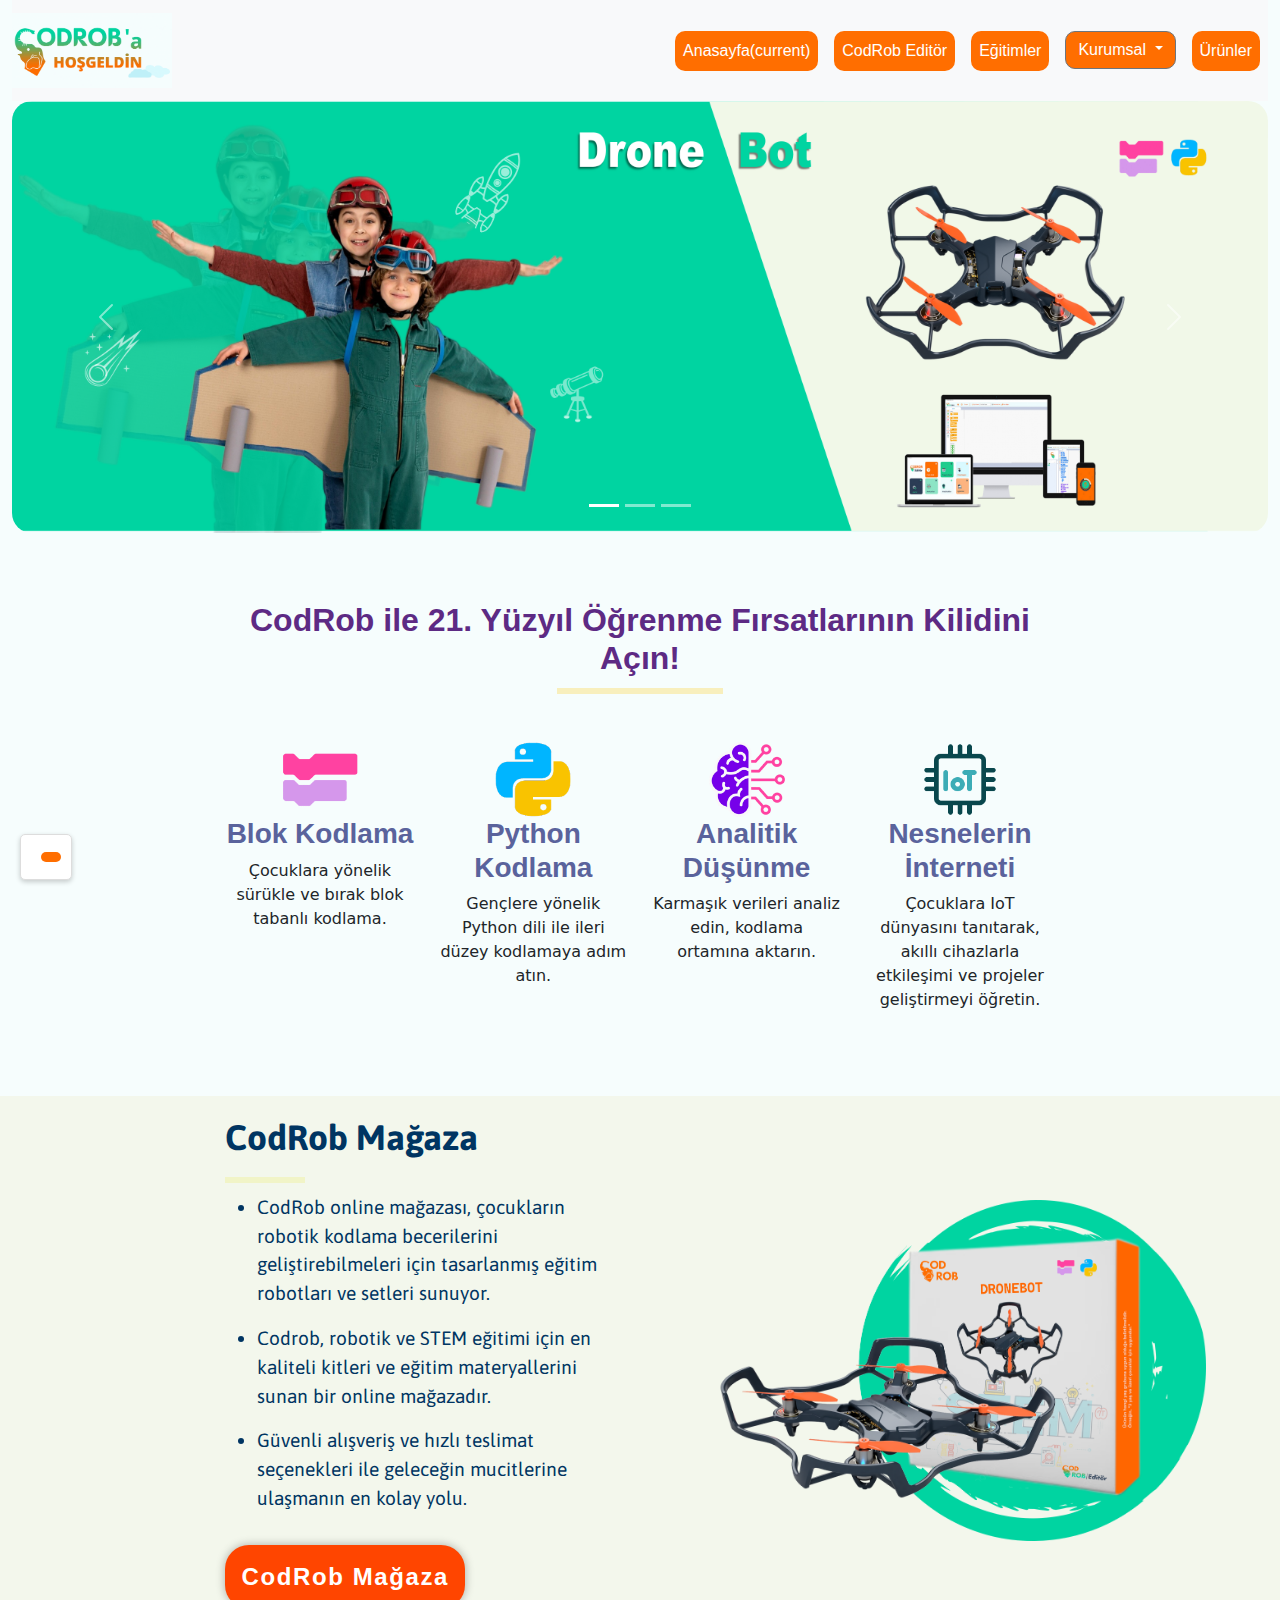
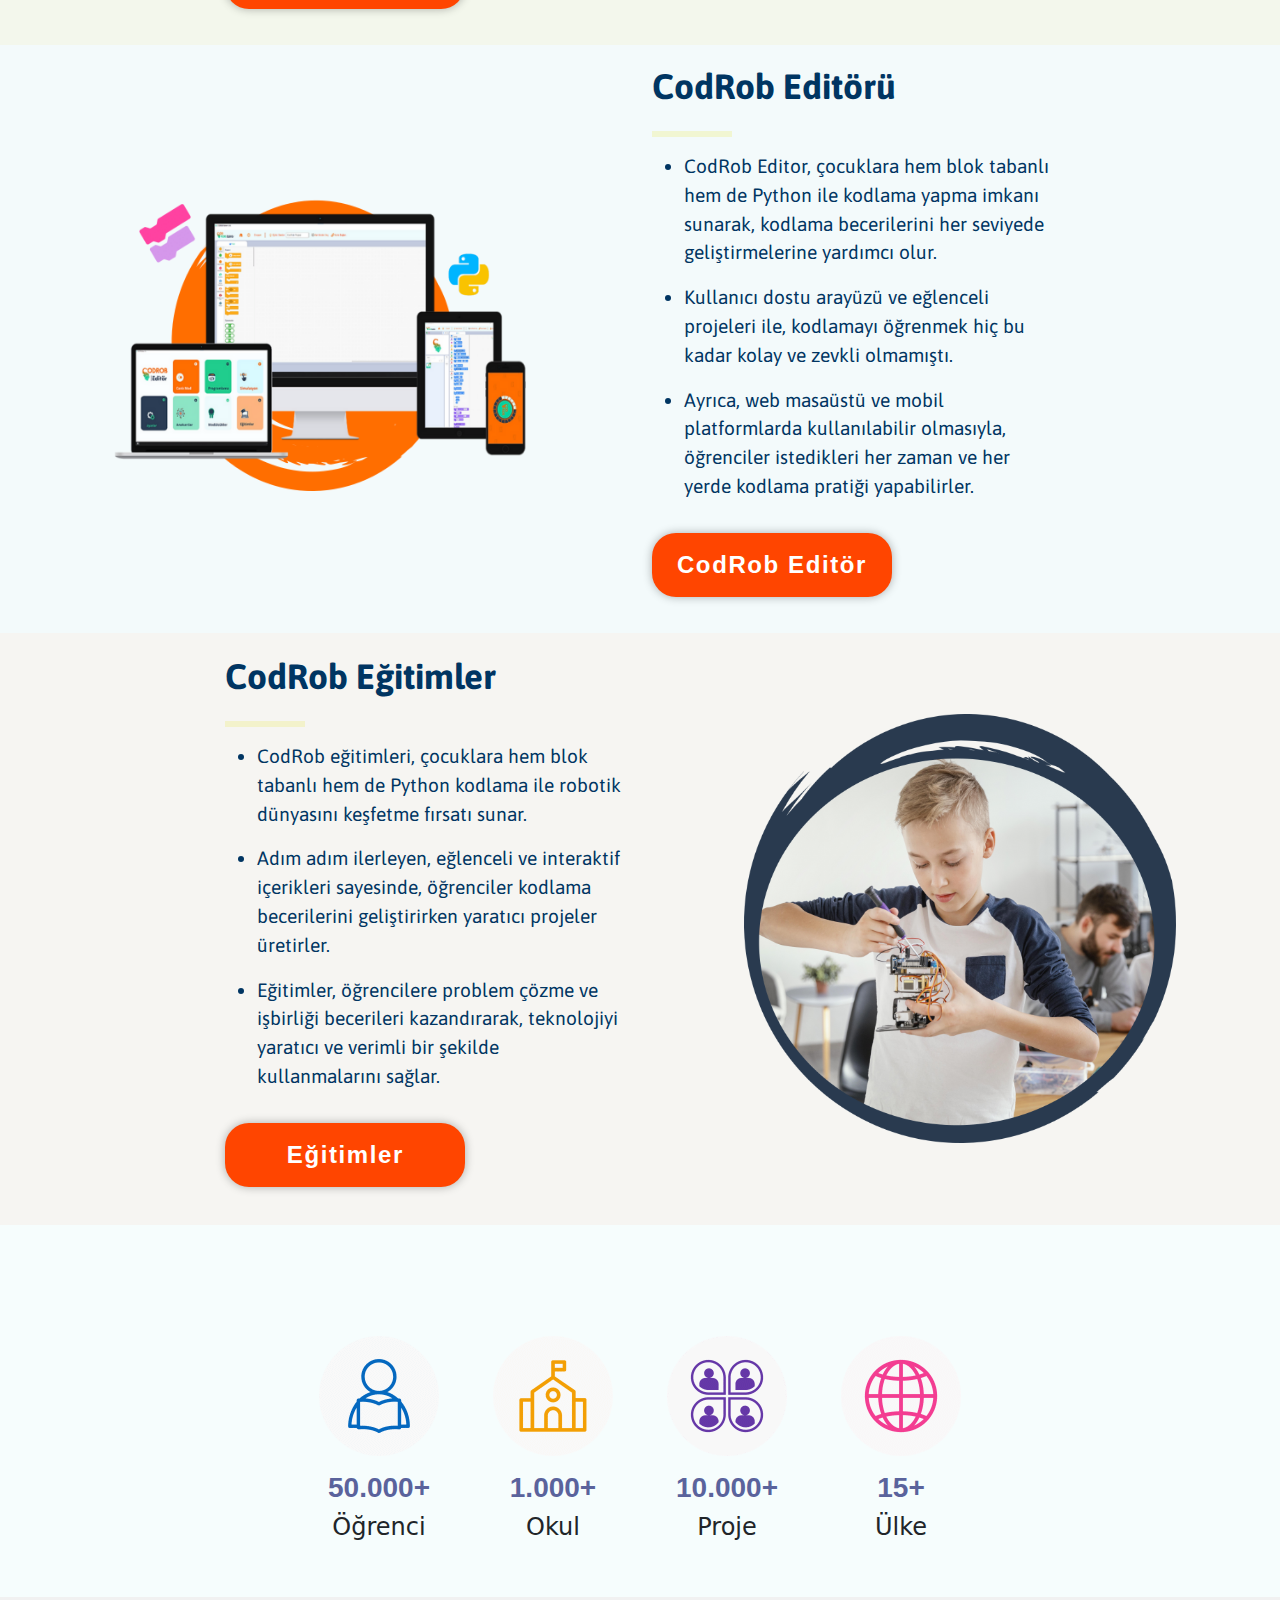
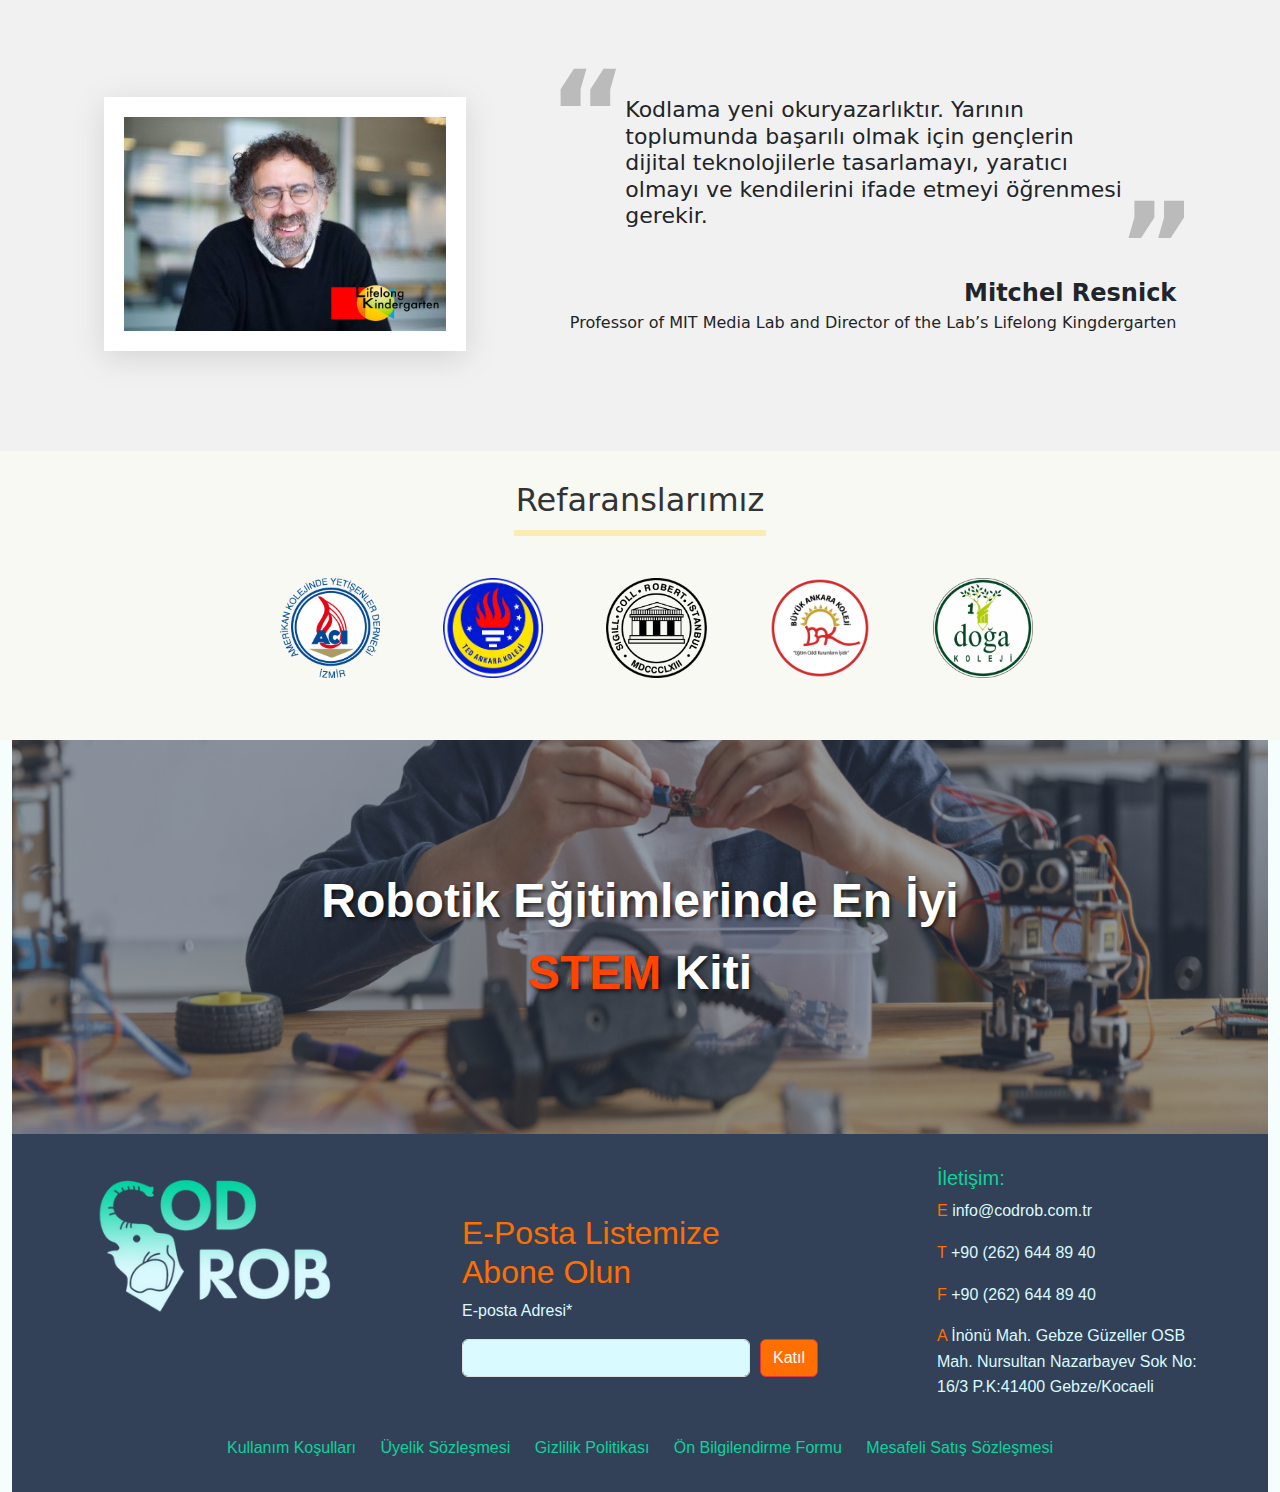
<file: index.html>
<!DOCTYPE html>
<html lang="en">
<head>
    <meta charset="UTF-8">
    <meta name="description" content="Codrob ile çocuklar için eğlenceli ve öğretici kodlama deneyimi yaşayın.">
    <title>CodRob İle Robotik Kodlama</title>
    <script src="js/scrollreveal.js"></script>
    <link rel="icon" href="image/icon.ico" type="image/x-icon" />
    <link rel="stylesheet" href="css/style.css">
    <link rel="stylesheet" href="css/bootstrap.min.css">
    <link rel="stylesheet" href="https://cdnjs.cloudflare.com/ajax/libs/font-awesome/6.4.2/css/all.min.css" integrity="sha512-z3gLpd7yknf1YoNbCzqRKc4qyor8gaKU1qmn+CShxbuBusANI9QpRohGBreCFkKxLhei6S9CQXFEbbKuqLg0DA==" crossorigin="anonymous" referrerpolicy="no-referrer" />
   
  <body>
    <div class="container-fluid" style="background-color: #f6fdfd">
      <nav class="navbar navbar-expand-lg navbar-light bg-light">
        <a class="navbar-brand" href="#">
            <img src="image/codroblogo.gif" class="logoBanner" alt="codrob-logo">
        </a>
        <button class="navbar-toggler" type="button" data-toggle="collapse" data-target="#navbarNav" aria-controls="navbarNav" aria-expanded="false" aria-label="Toggle navigation">
            <span class="navbar-toggler-icon"></span>
        </button>
        <div class="collapse navbar-collapse justify-content-end" id="navbarNav">
            <ul class="navbar-nav">
                <li class="nav-item m-2">
                    <button class="btn nav-link" onclick="location.href='index.html'"  style="color: white;">
                        <i class="fa-solid fa-house"></i> Anasayfa<span class="sr-only">(current)</span>
                    </button>
                </li>
                <li class="nav-item m-2">
                    <button class="btn nav-link" onclick="location.href='https://editor.codrob.com.tr/Frontpage/index.html'" style="color: white;">
                        <i class="fa-solid fa-book"></i> CodRob Editör
                    </button>
                </li>
                <li class="nav-item m-2">
                    <button class="btn nav-link" onclick="location.href='#'" style="color: white;">
                        <i class="fa-solid fa-book"></i> Eğitimler
                    </button>
                </li>
                <li class="nav-item dropdown m-2">
                  <div class="dropdown">
                    <a class="btn btn-secondary dropdown-toggle" href="#" role="button" data-bs-toggle="dropdown" aria-expanded="false">
                      <i class="fa-solid fa-phone-volume"></i> Kurumsal
                    </a>
                  
                    <ul class="dropdown-menu">
                      <li> <a class="dropdown-item" href="about.html">Hakkımızda</a></li>
                      <li><a class="dropdown-item" href="">Politikalar</a></li>
                      <li> <a class="dropdown-item" href="">Sözleşmeler</a></li>
                      <li><a class="dropdown-item" href="">SSS</a></li>
                      <li><a class="dropdown-item" href="">Codrob Kariyer</a></li>
                      <li><a class="dropdown-item" href="contact.html">İletişim</a></li>
                    </ul>
                  </div>
                  
                </li>
                <li class="nav-item m-2">
                    <button class="btn nav-link" onclick="location.href='shop.html'" style="color: white;">
                        <i class="fa-solid fa-cart-shopping"></i> Ürünler
                    </button>
                </li>
            </ul>
        </div>
    </nav>


        <!-- Banner -->
        <div id="carouselExampleIndicators" class="carousel slide">
          <div class="carousel-indicators">
            <button type="button" data-bs-target="#carouselExampleIndicators" data-bs-slide-to="0" class="active" aria-current="true" aria-label="Slide 1"></button>
            <button type="button" data-bs-target="#carouselExampleIndicators" data-bs-slide-to="1" aria-label="Slide 2"></button>
            <button type="button" data-bs-target="#carouselExampleIndicators" data-bs-slide-to="2" aria-label="Slide 3"></button>
          </div>
          <div class="carousel-inner">
            <div class="carousel-item active">
              <img src="image/bg1.png" class="d-block w-100" alt="...">
            </div>
            <div class="carousel-item">
              <img src="image/bg2.png" class="d-block w-100" alt="...">
            </div>
            <div class="carousel-item">
              <img src="image/bg3.png" class="d-block w-100" alt="...">
            </div>
          </div>
          <button class="carousel-control-prev" type="button" data-bs-target="#carouselExampleIndicators" data-bs-slide="prev">
            <span class="carousel-control-prev-icon" aria-hidden="true"></span>
            <span class="visually-hidden">Previous</span>
          </button>
          <button class="carousel-control-next" type="button" data-bs-target="#carouselExampleIndicators" data-bs-slide="next">
            <span class="carousel-control-next-icon" aria-hidden="true"></span>
            <span class="visually-hidden">Next</span>
          </button>
        </div>
        

        <!-- İconlar Kolon -->  
        <div class="row" style="display: flex; justify-content: center; padding-top: 20px; padding-bottom: 20px;">
          <div class="col-md-8 col-sm-8" style="margin: 3rem;">
              <h2 class="kolonh2">CodRob ile 21. Yüzyıl Öğrenme Fırsatlarının Kilidini Açın!</h2>
              <hr style="border: 3px solid #FFC700; width: 20%; margin: 10px auto;">

              <div class="row" style="display: flex; justify-content: space-around; margin-top: 3rem;">
                  <div class="col-md-3 col-sm-3" style="text-align: center;">
                      <img src="image/blockly.png" alt="Blockly" style="width:40%;">
                      <h3>Blok Kodlama</h3>
                      <p>Çocuklara yönelik sürükle ve bırak blok tabanlı kodlama.</p>
                  </div>
                  <div class="col-md-3 col-sm-3" style="text-align: center;">
                      <img src="image/py.png" alt="Python" style="width:40%;">
                      <h3>Python Kodlama</h3>
                      <p>Gençlere yönelik Python dili ile ileri düzey kodlamaya adım atın.</p>
                  </div>
                  <div class="col-md-3 col-sm-3" style="text-align: center;">
                      <img src="image/ml.png" alt="Analitik Düşünme" style="width:40%;">
                      <h3>Analitik Düşünme</h3>
                      <p>Karmaşık verileri analiz edin, kodlama ortamına aktarın.</p>
                  </div>
                  <div class="col-md-3 col-sm-3" style="text-align: center;">
                      <img src="image/iot.png" alt="IoT" style="width:40%;">
                      <h3>Nesnelerin İnterneti</h3>
                      <p>Çocuklara IoT dünyasını tanıtarak, akıllı cihazlarla etkileşimi ve projeler geliştirmeyi öğretin.</p>
                  </div>
              </div>
          </div>
      </div>
      
      
        <!-- Öğren Kolon --> 
        <div class="row" style="background-color: #F3F7EC; padding: 20px 0;">
          <div class="col-sm-2"></div>
          <div class="col-sm-4 textCol3">
              <h1>CodRob Mağaza</h1>
              <hr style="border: 3px solid rgb(235, 235, 89); width: 80px; margin: 10px 0;">
              <ul>
                  <li>CodRob online mağazası, çocukların robotik kodlama becerilerini geliştirebilmeleri için tasarlanmış eğitim robotları ve setleri sunuyor.</li>
                  <li>Codrob, robotik ve STEM eğitimi için en kaliteli kitleri ve eğitim materyallerini sunan bir online mağazadır.</li>
                  <li>Güvenli alışveriş ve hızlı teslimat seçenekleri ile geleceğin mucitlerine ulaşmanın en kolay yolu.</li>
              </ul>
              <div>
                  <button class="btnLearn mr-auto" onclick="redirectToPage('shop.html')">CodRob Mağaza</button>
              </div>
          </div>
          <div class="col-sm-6" style="display: flex; justify-content: center; align-items: center;">
              <img class="magazaimg animation" src="image/kutudrone.png" alt="Çocuklar için kodlama" style="max-width: 100%;">
          </div>
      </div>
      
      
        <!-- Kodla Kolon --> 
        <div class="row" style="background-color: #f3fafb; padding: 20px 0;">
          <div class="col-md-6 col-sm-6 codeIde" style="display: flex; justify-content: center; align-items: center;">
              <img class="ideImg animation" src="image/editor.png" alt="coding" style="max-width: 100%;">
          </div>
          <div class="col-md-4 col-sm-4 textCol3">
              <h1>CodRob Editörü</h1>
              <hr style="border: 3px solid rgb(235, 235, 89); width: 80px; margin-bottom: 15px; margin-left: 0;">
              <ul>
                  <li>CodRob Editor, çocuklara hem blok tabanlı hem de Python ile kodlama yapma imkanı sunarak, kodlama becerilerini her seviyede geliştirmelerine yardımcı olur.</li>
                  <li>Kullanıcı dostu arayüzü ve eğlenceli projeleri ile, kodlamayı öğrenmek hiç bu kadar kolay ve zevkli olmamıştı.</li>
                  <li>Ayrıca, web masaüstü ve mobil platformlarda kullanılabilir olmasıyla, öğrenciler istedikleri her zaman ve her yerde kodlama pratiği yapabilirler.</li>
              </ul>
              <div>
                  <button class="btnLearn mr-auto" onclick="redirectToPage('')">CodRob Editör</button>
              </div>
          </div>
          <div class="col-md-2 col-sm-2"></div>
      </div>
      

        <!-- Oyna Kolon --> 
        <div class="row" style="background-color: #F6F5F2; padding: 20px 0;">
          <div class="col-md-2 col-sm-2"></div>
          <div class="col-md-4 col-sm-4 textCol3">
              <h1>CodRob Eğitimler</h1>
              <hr style="border: 3px solid rgb(235, 235, 89); width: 80px; margin-bottom: 15px; margin-left: 0;">
              <ul>
                  <li>CodRob eğitimleri, çocuklara hem blok tabanlı hem de Python kodlama ile robotik dünyasını keşfetme fırsatı sunar.</li>
                  <li>Adım adım ilerleyen, eğlenceli ve interaktif içerikleri sayesinde, öğrenciler kodlama becerilerini geliştirirken yaratıcı projeler üretirler.</li>
                  <li>Eğitimler, öğrencilere problem çözme ve işbirliği becerileri kazandırarak, teknolojiyi yaratıcı ve verimli bir şekilde kullanmalarını sağlar.</li>
              </ul>
              <div>
                  <button class="btnLearn mr-auto" onclick="redirectToPage('')">Eğitimler</button>
              </div>
          </div>
          <div class="col-md-6 col-sm-6 codeIde" style="display: flex; justify-content: center; align-items: center;">
            <img class="ideImg animation" src="image/codeGame.png" alt="Çocuklar için kodlama oyunu">
          </div>
      </div>
      

        <!-- Slogan Kolon --> 
        <div class="row" style="margin: 3rem;">
          <div class="col-md-12 d-flex align-items-center justify-content-center">
              <div class="row" style="display: flex; justify-content: space-around; margin-top: 3rem;">
                  <div class="col-md-3 col-sm-3 text-center">
                      <img src="image/student.png" alt="Blockly">
                      <h3>50.000+</h3>
                      <h4>Öğrenci</h4>
                  </div>
                  <div class="col-md-3 col-sm-3 text-center">
                      <img src="image/school.png" alt="Python">
                      <h3>1.000+</h3>
                      <h4>Okul</h4>
                  </div>
                  <div class="col-md-3 col-sm-3 text-center">
                      <img src="image/team.png" alt="Analitik Düşünme">
                      <h3>10.000+</h3>
                      <h4>Proje</h4>
                  </div>
                  <div class="col-md-3 col-sm-3 text-center">
                      <img src="image/country.png" alt="IoT">
                      <h3>15+</h3>
                      <h4>Ülke</h4>
                  </div>
              </div> 
          </div>
      </div>
      
      

        <!-- Mitchel Resnick Kolon --> 
        <div class="row grey-container">
          <div class="col"></div>
          <div class="col-md-4 col-sm-4">
            <img class="mitchel-resnick-photo animation" src="image/mitchel-resnick.png" alt="mitchel resnick photo">
          </div>  
          <div class="col-md-4 col-sm-4 right-container">
            <h3 class="quote">Kodlama yeni okuryazarlıktır. Yarının toplumunda başarılı 
              olmak için gençlerin dijital teknolojilerle tasarlamayı, 
              yaratıcı olmayı ve kendilerini ifade etmeyi öğrenmesi gerekir.</h3>
              <div class="signature">
                <span class="name">Mitchel Resnick</span>
                <p class="function">Professor of MIT Media Lab and Director of the Lab’s Lifelong Kingdergarten</p>
              </div>
          </div>
          <div class="col"></div>
        </div> 


        <!-- Görüşler Kolon      
        <div class="row" style="background-color: #FFF0F5; padding:2rem;">
          <div class="col-md-12 col-sm-12">
              <h1 style="color: purple; text-align: center;">Eğitmenler</h1>
          </div>
          <div class="row humanContainer">
              <div class="col-md-3 col-sm-3">
                  <img class="humanImg flip" src="image/human2.png" alt="coding">
                  <h5>Meryem Ali</h5>
                  <h4>Mühendis</h4>
              </div>
              <div class="col-md-3 col-sm-3">
                  <img class="humanImg flip" src="image/human1.png" alt="coding">
                  <h5>Beytullah Aydın</h5>
                  <h4>Otomasyon Müdürü</h4>
              </div>
              <div class="col-md-3 col-sm-3">
                  <img class="humanImg flip" src="image/human4.png" alt="coding">
                  <h5>Kasım Gökdeniz</h5>
                  <h4>Mekatronik Teknisyeni</h4>
              </div>
              <div class="col-md-3 col-sm-3">
                  <img class="humanImg flip" src="image/human4.png" alt="coding">
                  <h5>Kasım Gökdeniz</h5>
                  <h4>Mekatronik Teknisyeni</h4>
              </div>
          </div>
      </div>--> 

        <!-- İşbirliği -->
        <div class="row" style="background-color: #F7F9F2; padding: 30px 0;">
          <div class="col-md-12">
              <h2 style="text-align: center; color: #333;">Refaranslarımız</h2>
              <hr style="border: 3px solid #FFC700; width: 20%; margin: 10px auto;">
              <div class="d-flex justify-content-center">
                <div class="scrolling-logos">
                  <img src="image/referanslar/aci.png" alt="ACI Logo" class="partner-logo">
                  <img src="image/referanslar/ted.png" alt="TED Logo" class="partner-logo">
                  <img src="image/referanslar/robert.png" alt="Robert Logo" class="partner-logo">
                  <img src="image/referanslar/ankara.png" alt="Ankara Logo" class="partner-logo">
                  <img src="image/referanslar/doga.png" alt="Doğa Logo" class="partner-logo">
                </div>
              </div>
          </div>
        </div>

        <!-- altbanner -->
        <div class="row">
          <div class="altbanner-container">
              <img src="image/altbanner.png" alt="Banner">
              <div class="altbanner-text">
                Robotik Eğitimlerinde En İyi <span style="color: orangered;">STEM</span> Kiti
              </div>
          </div>
        </div>
        <!-- Translate -->
      <div id="google_translate_element_container">
          <div id="google_translate_element"></div>
      </div>
    <!-- Footer -->
    <footer class="footer">
      <div class="container">
          <div class="row">
              <!-- Left Section -->
              <div class="col-md-3">
                  <img src="image/codroblogo3.png" alt="Logo" class="img-fluid mb-3">
                  <div class="social-icons">
                      <a href="#"><i class="fab fa-facebook"></i></a>
                      <a href="#"><i class="fab fa-twitter"></i></a>
                      <a href="#"><i class="fab fa-instagram"></i></a>
                      <a href="#"><i class="fab fa-linkedin"></i></a>
                  </div>
              </div>
              <div class="col"></div>
              <!-- Center Section -->
              <div class="col-md-4" style="margin-top: 3rem;">
                  <h2>E-Posta Listemize Abone Olun</h2>
                  <p>E-posta Adresi*</p>
                  <form class="subscription-form">
                      <input type="email" class="form-control" required style="background-color: #d9faff;">
                      <button type="submit" class="btn btn-danger">Katıl</button>
                  </form>
              </div>
              <div class="col"></div>
              <!-- Right Section -->
              <div class="col-md-3 contact-info">
                  <h5>İletişim:</h5>
                  <p><span>E </span>info@codrob.com.tr</p>
                  <p><span>T </span>+90 (262) 644 89 40</p>
                  <p><span>F </span>+90 (262) 644 89 40</p>
                  <p><span>A </span>İnönü Mah. Gebze Güzeller OSB Mah. Nursultan Nazarbayev Sok No: 16/3 P.K:41400 Gebze/Kocaeli</p>
              </div>
          </div>
      </div>
      <div class="footer-links">
        <a href="#">Kullanım Koşulları</a>
        <a href="#">Üyelik Sözleşmesi</a>
        <a href="#">Gizlilik Politikası</a>
        <a href="#">Ön Bilgilendirme Formu</a>
        <a href="#">Mesafeli Satış Sözleşmesi</a>
    </div>

  </footer>



    </div>
      
    <!-- Js Kütüphaneleri -->
    <script src="js/script.js"></script>
    <script src="js/bootstrap.js"></script>
    <script src="js/bootstrap.bundle.min.js"></script>
    <script type="text/javascript" src="js/app.js"></script>
    <script type="text/javascript" src="https://translate.google.com/translate_a/element.js?cb=googleTranslateElementInit"></script>

    <!--  
    <script>ScrollReveal().reveal('.animation', { scale: 0.85,  duration: 600});</script>
    <script>ScrollReveal().reveal('.flip', {
      rotate: {
          x: 20,
          z: 20,
      }, duration: 600});
    </script>
    -->
</body>
</html>
</file>
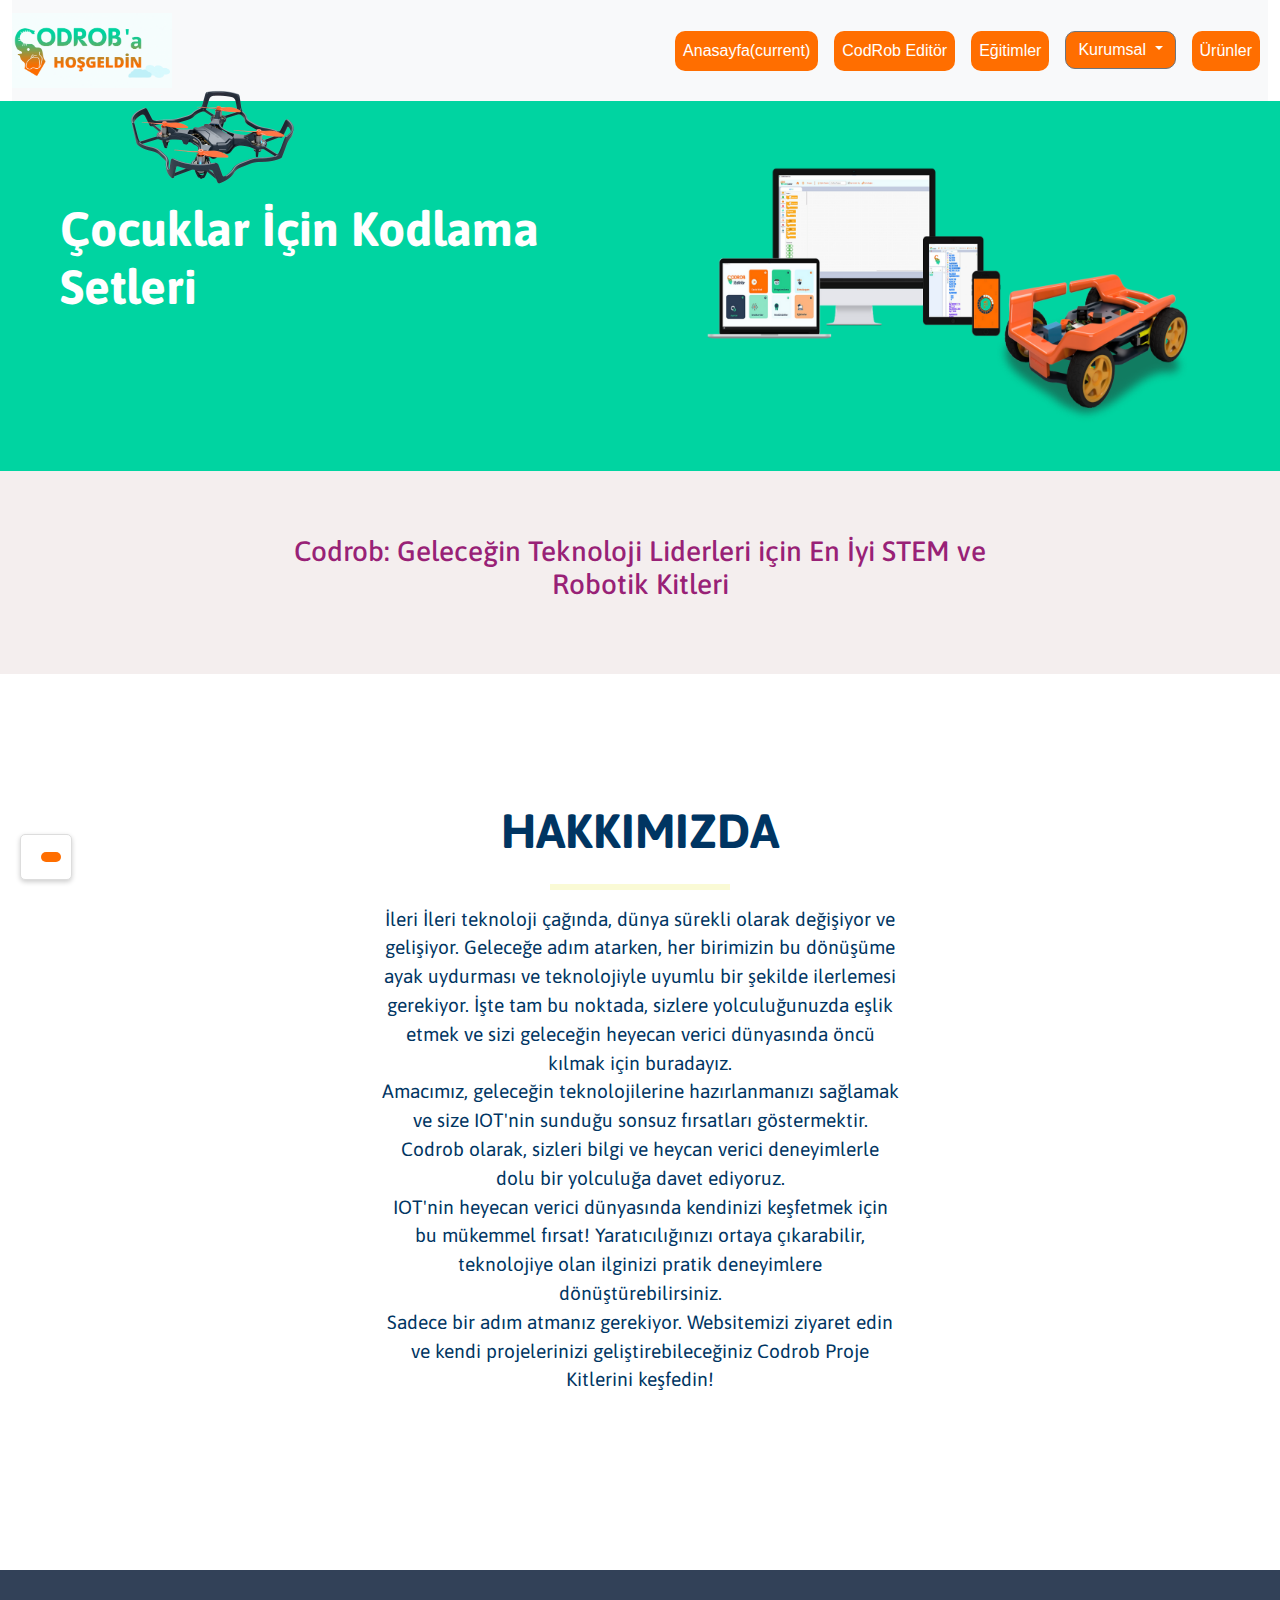
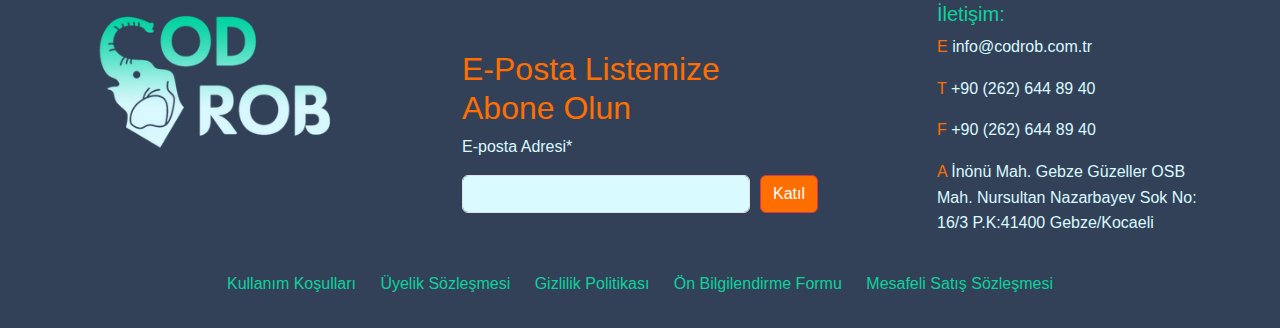
<file: about.html>
<!DOCTYPE html>
<html lang="en">
<head>
  <meta charset="UTF-8">
  <meta name="description" content="Codrob ile çocuklar için eğlenceli ve öğretici kodlama deneyimi yaşayın.">
  <title>CodRob İle Robotik Kodlama</title>
  <script src="js/scrollreveal.js"></script>
  <link rel="icon" href="image/icon.ico" type="image/x-icon" />
  <link rel="stylesheet" href="css/style.css">
  <link rel="stylesheet" href="css/bootstrap.min.css">
  <link rel="stylesheet" href="https://cdnjs.cloudflare.com/ajax/libs/font-awesome/6.4.2/css/all.min.css" integrity="sha512-z3gLpd7yknf1YoNbCzqRKc4qyor8gaKU1qmn+CShxbuBusANI9QpRohGBreCFkKxLhei6S9CQXFEbbKuqLg0DA==" crossorigin="anonymous" referrerpolicy="no-referrer" />
</head>
<body>
      <div class="container-fluid">
        <nav class="navbar navbar-expand-lg navbar-light bg-light">
          <a class="navbar-brand" href="#">
              <img src="image/codroblogo.gif" class="logoBanner" alt="codrob-logo">
          </a>
          <button class="navbar-toggler" type="button" data-toggle="collapse" data-target="#navbarNav" aria-controls="navbarNav" aria-expanded="false" aria-label="Toggle navigation">
              <span class="navbar-toggler-icon"></span>
          </button>
          <div class="collapse navbar-collapse justify-content-end" id="navbarNav">
              <ul class="navbar-nav">
                  <li class="nav-item m-2">
                      <button class="btn nav-link" onclick="location.href='index.html'"  style="color: white;">
                          <i class="fa-solid fa-house"></i> Anasayfa<span class="sr-only">(current)</span>
                      </button>
                  </li>
                  <li class="nav-item m-2">
                      <button class="btn nav-link" onclick="location.href='https://editor.codrob.com.tr/Frontpage/index.html'" style="color: white;">
                          <i class="fa-solid fa-book"></i> CodRob Editör
                      </button>
                  </li>
                  <li class="nav-item m-2">
                      <button class="btn nav-link" onclick="location.href='#'" style="color: white;">
                          <i class="fa-solid fa-book"></i> Eğitimler
                      </button>
                  </li>
                  <li class="nav-item dropdown m-2">
                    <div class="dropdown">
                      <a class="btn btn-secondary dropdown-toggle" href="#" role="button" data-bs-toggle="dropdown" aria-expanded="false">
                        <i class="fa-solid fa-phone-volume"></i> Kurumsal
                      </a>
                    
                      <ul class="dropdown-menu">
                        <li> <a class="dropdown-item" href="about.html">Hakkımızda</a></li>
                        <li><a class="dropdown-item" href="">Politikalar</a></li>
                        <li> <a class="dropdown-item" href="">Sözleşmeler</a></li>
                        <li><a class="dropdown-item" href="">SSS</a></li>
                        <li><a class="dropdown-item" href="">Codrob Kariyer</a></li>
                        <li><a class="dropdown-item" href="contact.html">İletişim</a></li>
                        </ul>
                    </div>
                    
                  </li>
                  <li class="nav-item m-2">
                      <button class="btn nav-link" onclick="location.href='shop.html'" style="color: white;">
                          <i class="fa-solid fa-cart-shopping"></i> Ürünler
                      </button>
                  </li>
              </ul>
          </div>
      </nav>
       
        <div class="row" style="background-color: #00d4a1ff; ">
            
            <div class="col-sm-6 codeTextCol" >
                <img class="balonImg" src="image/drone3.png" alt="balon">
                <h1>Çocuklar İçin Kodlama Setleri</h1>
                <p></p>
            </div>
            <div class="col-md-6 col-sm-6 codingKid">
                <img class="codingImg animation" src="image/aboutimg.png" alt="coding">
            </div>
        </div>

        <div class="row" style="background-color: #F4EEEE; padding:4rem;">
          <div class="col"></div>
          <div class="col-md-8 codeTextCol1">
              <h3>Codrob: Geleceğin Teknoloji Liderleri için En İyi STEM ve Robotik Kitleri</h3>
          </div>
          <div class="col"></div>
        </div>

        <div class="row">
          
          <div class="col learnTextCol3" style="margin: 8rem;">
              <h1>HAKKIMIZDA</h1>
              <hr style="border: 3px solid rgb(235, 235, 89); width: 180px; margin-bottom: 15px;">
              <p>
                İleri İleri teknoloji çağında, dünya sürekli olarak değişiyor ve gelişiyor. Geleceğe adım atarken, her birimizin bu dönüşüme ayak uydurması ve teknolojiyle uyumlu bir şekilde ilerlemesi gerekiyor. İşte tam bu noktada, sizlere yolculuğunuzda eşlik etmek ve sizi geleceğin heyecan verici dünyasında öncü kılmak için buradayız.<br>
                Amacımız, geleceğin teknolojilerine hazırlanmanızı sağlamak ve size IOT'nin sunduğu sonsuz fırsatları göstermektir. Codrob olarak, sizleri bilgi ve heycan verici deneyimlerle dolu bir yolculuğa davet ediyoruz.<br>
                IOT'nin heyecan verici dünyasında kendinizi keşfetmek için bu mükemmel fırsat! Yaratıcılığınızı ortaya çıkarabilir, teknolojiye olan ilginizi pratik deneyimlere dönüştürebilirsiniz.<br>
                Sadece bir adım atmanız gerekiyor. Websitemizi ziyaret edin ve kendi projelerinizi geliştirebileceğiniz Codrob Proje Kitlerini keşfedin!
              </p>
          </div>
        </div>
  </div>

 <!-- Translate -->
 <div id="google_translate_element_container">
  <div id="google_translate_element"></div>
</div>

<!-- Footer -->
<footer class="footer">
  <div class="container">
      <div class="row">
          <!-- Left Section -->
          <div class="col-md-3">
              <img src="image/codroblogo3.png" alt="Logo" class="img-fluid mb-3">
              <div class="social-icons">
                  <a href="#"><i class="fab fa-facebook"></i></a>
                  <a href="#"><i class="fab fa-twitter"></i></a>
                  <a href="#"><i class="fab fa-instagram"></i></a>
                  <a href="#"><i class="fab fa-linkedin"></i></a>
              </div>
          </div>
          <div class="col"></div>
          <!-- Center Section -->
          <div class="col-md-4" style="margin-top: 3rem;">
              <h2>E-Posta Listemize Abone Olun</h2>
              <p>E-posta Adresi*</p>
              <form class="subscription-form">
                  <input type="email" class="form-control" required style="background-color: #d9faff;">
                  <button type="submit" class="btn btn-danger">Katıl</button>
              </form>
          </div>
          <div class="col"></div>
          <!-- Right Section -->
          <div class="col-md-3 contact-info">
              <h5>İletişim:</h5>
              <p><span>E </span>info@codrob.com.tr</p>
              <p><span>T </span>+90 (262) 644 89 40</p>
              <p><span>F </span>+90 (262) 644 89 40</p>
              <p><span>A </span>İnönü Mah. Gebze Güzeller OSB Mah. Nursultan Nazarbayev Sok No: 16/3 P.K:41400 Gebze/Kocaeli</p>
          </div>
      </div>
  </div>
  <div class="footer-links">
    <a href="#">Kullanım Koşulları</a>
    <a href="#">Üyelik Sözleşmesi</a>
    <a href="#">Gizlilik Politikası</a>
    <a href="#">Ön Bilgilendirme Formu</a>
    <a href="#">Mesafeli Satış Sözleşmesi</a>
</div>

</footer>
  <!-- Footer -->

    </div>

    <script src="js/script.js"></script>
    <script src="js/bootstrap.js"></script>
    <script src="js/bootstrap.bundle.min.js"></script>
    <script type="text/javascript" src="js/app.js"></script>
    <script type="text/javascript" src="https://translate.google.com/translate_a/element.js?cb=googleTranslateElementInit"></script>
  
</body>
</html>
</file>
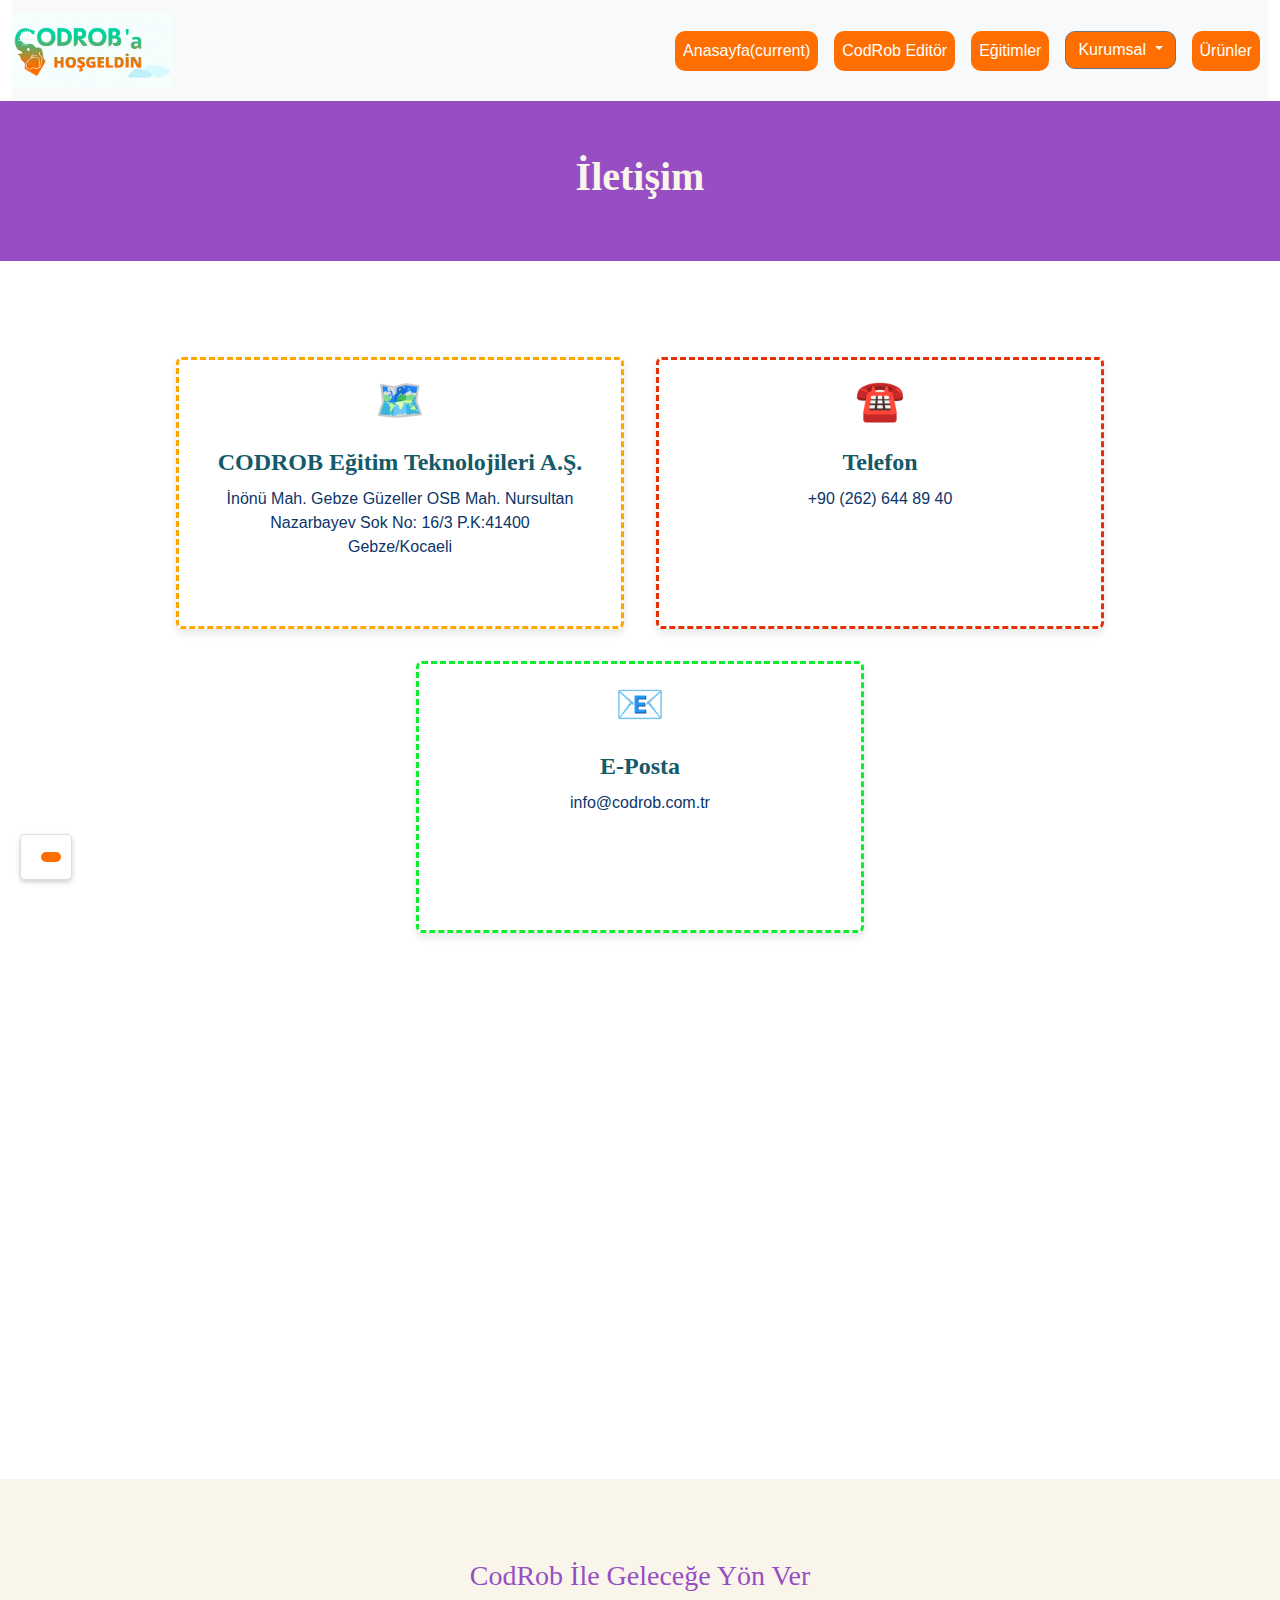
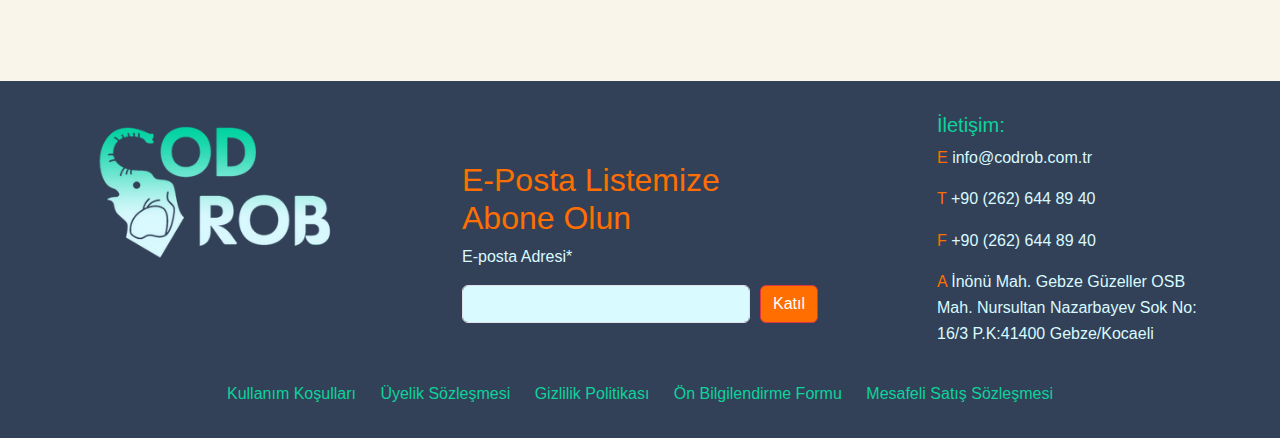
<file: contact.html>
<!DOCTYPE html>
<html lang="en">
<head>
  <meta charset="UTF-8">
  <meta name="description" content="Codrob ile çocuklar için eğlenceli ve öğretici kodlama deneyimi yaşayın.">
  <title>CodRob İle Robotik Kodlama</title>
  <script src="js/scrollreveal.js"></script>
  <link rel="icon" href="image/icon.ico" type="image/x-icon" />
  <link rel="stylesheet" href="css/style.css">
  <link rel="stylesheet" href="css/bootstrap.min.css">
  <link rel="stylesheet" href="https://cdnjs.cloudflare.com/ajax/libs/font-awesome/6.4.2/css/all.min.css" integrity="sha512-z3gLpd7yknf1YoNbCzqRKc4qyor8gaKU1qmn+CShxbuBusANI9QpRohGBreCFkKxLhei6S9CQXFEbbKuqLg0DA==" crossorigin="anonymous" referrerpolicy="no-referrer" />
</head>
<body>
      <div class="container-fluid">
        <nav class="navbar navbar-expand-lg navbar-light bg-light">
          <a class="navbar-brand" href="#">
              <img src="image/codroblogo.gif" class="logoBanner" alt="codrob-logo">
          </a>
          <button class="navbar-toggler" type="button" data-toggle="collapse" data-target="#navbarNav" aria-controls="navbarNav" aria-expanded="false" aria-label="Toggle navigation">
              <span class="navbar-toggler-icon"></span>
          </button>
          <div class="collapse navbar-collapse justify-content-end" id="navbarNav">
              <ul class="navbar-nav">
                  <li class="nav-item m-2">
                      <button class="btn nav-link" onclick="location.href='index.html'"  style="color: white;">
                          <i class="fa-solid fa-house"></i> Anasayfa<span class="sr-only">(current)</span>
                      </button>
                  </li>
                  <li class="nav-item m-2">
                      <button class="btn nav-link" onclick="location.href='https://editor.codrob.com.tr/Frontpage/index.html'" style="color: white;">
                          <i class="fa-solid fa-book"></i> CodRob Editör
                      </button>
                  </li>
                  <li class="nav-item m-2">
                      <button class="btn nav-link" onclick="location.href='#'" style="color: white;">
                          <i class="fa-solid fa-book"></i> Eğitimler
                      </button>
                  </li>
                  <li class="nav-item dropdown m-2">
                    <div class="dropdown">
                      <a class="btn btn-secondary dropdown-toggle" href="#" role="button" data-bs-toggle="dropdown" aria-expanded="false">
                        <i class="fa-solid fa-phone-volume"></i> Kurumsal
                      </a>
                    
                      <ul class="dropdown-menu">
                        <li> <a class="dropdown-item" href="about.html">Hakkımızda</a></li>
                        <li><a class="dropdown-item" href="">Politikalar</a></li>
                        <li> <a class="dropdown-item" href="">Sözleşmeler</a></li>
                        <li><a class="dropdown-item" href="">SSS</a></li>
                        <li><a class="dropdown-item" href="">Codrob Kariyer</a></li>
                        <li><a class="dropdown-item" href="contact.html">İletişim</a></li>
                      </ul>
                    </div>
                    
                  </li>
                  <li class="nav-item m-2">
                      <button class="btn nav-link" onclick="location.href='shop.html'" style="color: white;">
                          <i class="fa-solid fa-cart-shopping"></i> Ürünler
                      </button>
                  </li>
              </ul>
          </div>
      </nav>
       
      <div class="row" style="background-color: #974EC3; height: 10rem;">
        <div class="col contacttitle" style="text-align: center;">
          <h2>İletişim</h2>
        </div>
      </div>
      
      <div class="row" style="display: flex; justify-content: center; align-items: center; flex-wrap: wrap; margin-top: 5rem; margin-bottom: 5rem;">
       
        <div class="card" style="width: 28rem; height: 17rem; margin: 1rem; text-align: center; border: 3px dashed orange;">
            <h1 style="margin-top: 1rem;">🗺️</h1>
            <div class="card-body">
                <h4>CODROB Eğitim Teknolojileri A.Ş.</h4>
                <p class="card-text">
                    İnönü Mah. Gebze Güzeller OSB Mah. Nursultan<br>
                    Nazarbayev Sok No: 16/3 P.K:41400<br> Gebze/Kocaeli
                </p>
            </div>
        </div>
        <div class="card" style="width: 28rem; height: 17rem; margin: 1rem; text-align: center; border: 3px dashed rgb(229, 47, 6);">
            <h1 style="margin-top: 1rem;">☎️</h1>
            <div class="card-body">
                <h4>Telefon</h4>
                <p class="card-text">+90 (262) 644 89 40</p>
            </div>
        </div>
        <div class="card" style="width: 28rem; height: 17rem; margin: 1rem; text-align: center; border: 3px dashed rgb(14, 237, 44);">
            <h1 style="margin-top: 1rem;">📧</h1>
            <div class="card-body">
                <h4>E-Posta</h4>
                <p class="card-text">info@codrob.com.tr​</p>
            </div>
        </div>

    </div>

     <!--Harita-->
        <div class="row">
          
            <iframe src="https://www.google.com/maps/embed?pb=!1m17!1m12!1m3!1d1509.3560772018106!2d29.43926842278883!3d40.83428579300546!2m3!1f0!2f0!3f0!3m2!1i1024!2i768!4f13.1!3m2!1m1!2s!5e0!3m2!1str!2str!4v1718818615377!5m2!1str!2str" width="2000" height="450" style="border:0;" allowfullscreen="" loading="lazy" referrerpolicy="no-referrer-when-downgrade"></iframe>
        </div>
        
        <!--Haydi Sende Kodla-->
        <div class="row" style="background-color: #faf5eb; padding:5rem;">
          <div class="col-md-12" style="text-align: center; color: #974EC3;">
              <h3 style="font-family: cursive;">CodRob İle Geleceğe Yön Ver</h3>
          </div>
        </div>
  </div>

   <!-- Translate -->
   <div id="google_translate_element_container">
    <div id="google_translate_element"></div>
  </div>

<!-- Footer -->
<footer class="footer">
  <div class="container">
      <div class="row">
          <!-- Left Section -->
          <div class="col-md-3">
              <img src="image/codroblogo3.png" alt="Logo" class="img-fluid mb-3">
              <div class="social-icons">
                  <a href="#"><i class="fab fa-facebook"></i></a>
                  <a href="#"><i class="fab fa-twitter"></i></a>
                  <a href="#"><i class="fab fa-instagram"></i></a>
                  <a href="#"><i class="fab fa-linkedin"></i></a>
              </div>
          </div>
          <div class="col"></div>
          <!-- Center Section -->
          <div class="col-md-4" style="margin-top: 3rem;">
              <h2>E-Posta Listemize Abone Olun</h2>
              <p>E-posta Adresi*</p>
              <form class="subscription-form">
                  <input type="email" class="form-control" required style="background-color: #d9faff;">
                  <button type="submit" class="btn btn-danger">Katıl</button>
              </form>
          </div>
          <div class="col"></div>
          <!-- Right Section -->
          <div class="col-md-3 contact-info">
              <h5>İletişim:</h5>
              <p><span>E </span>info@codrob.com.tr</p>
              <p><span>T </span>+90 (262) 644 89 40</p>
              <p><span>F </span>+90 (262) 644 89 40</p>
              <p><span>A </span>İnönü Mah. Gebze Güzeller OSB Mah. Nursultan Nazarbayev Sok No: 16/3 P.K:41400 Gebze/Kocaeli</p>
          </div>
      </div>
  </div>
  <div class="footer-links">
    <a href="#">Kullanım Koşulları</a>
    <a href="#">Üyelik Sözleşmesi</a>
    <a href="#">Gizlilik Politikası</a>
    <a href="#">Ön Bilgilendirme Formu</a>
    <a href="#">Mesafeli Satış Sözleşmesi</a>
</div>

</footer>
  <!-- Footer -->

    </div>

    <script src="js/script.js"></script>
    <script src="js/bootstrap.js"></script>
    <script src="js/bootstrap.bundle.min.js"></script>
    <script type="text/javascript" src="js/app.js"></script>
    <script type="text/javascript" src="https://translate.google.com/translate_a/element.js?cb=googleTranslateElementInit"></script>


</body>
</html>
</file>
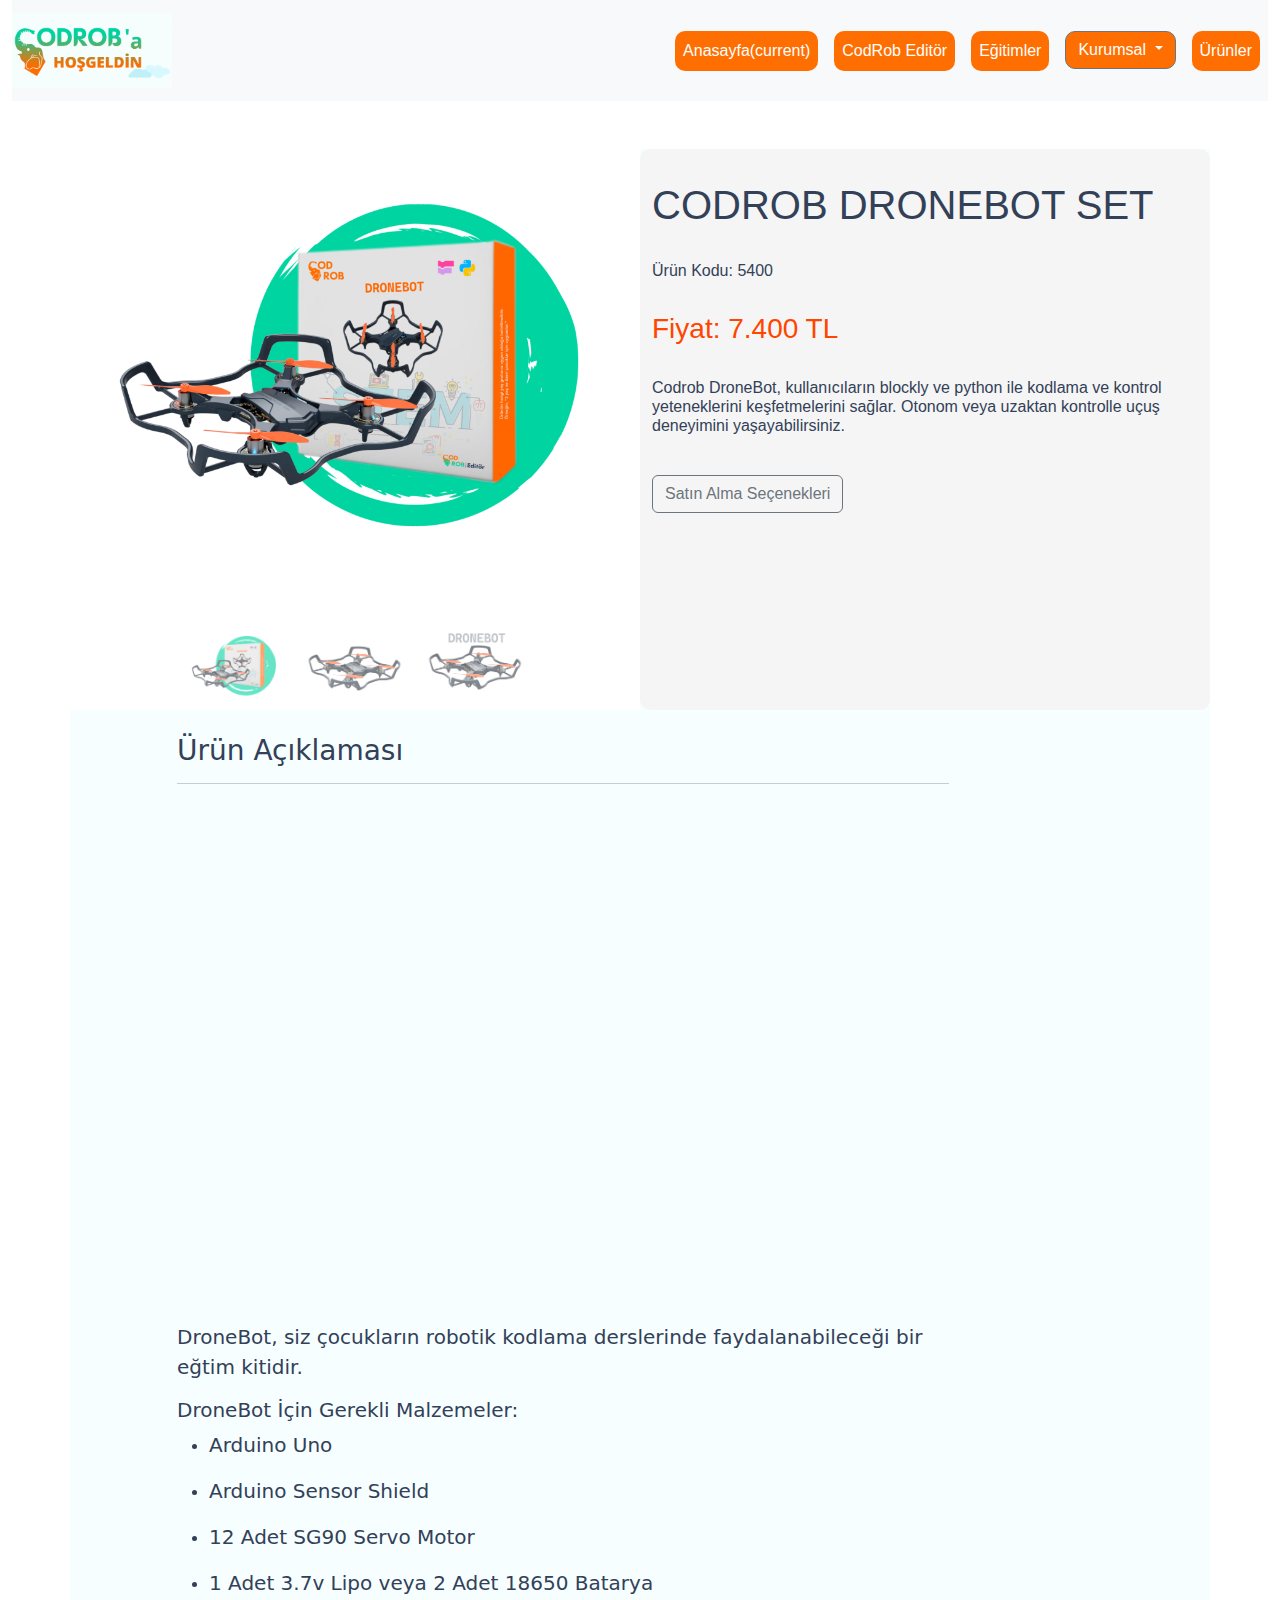
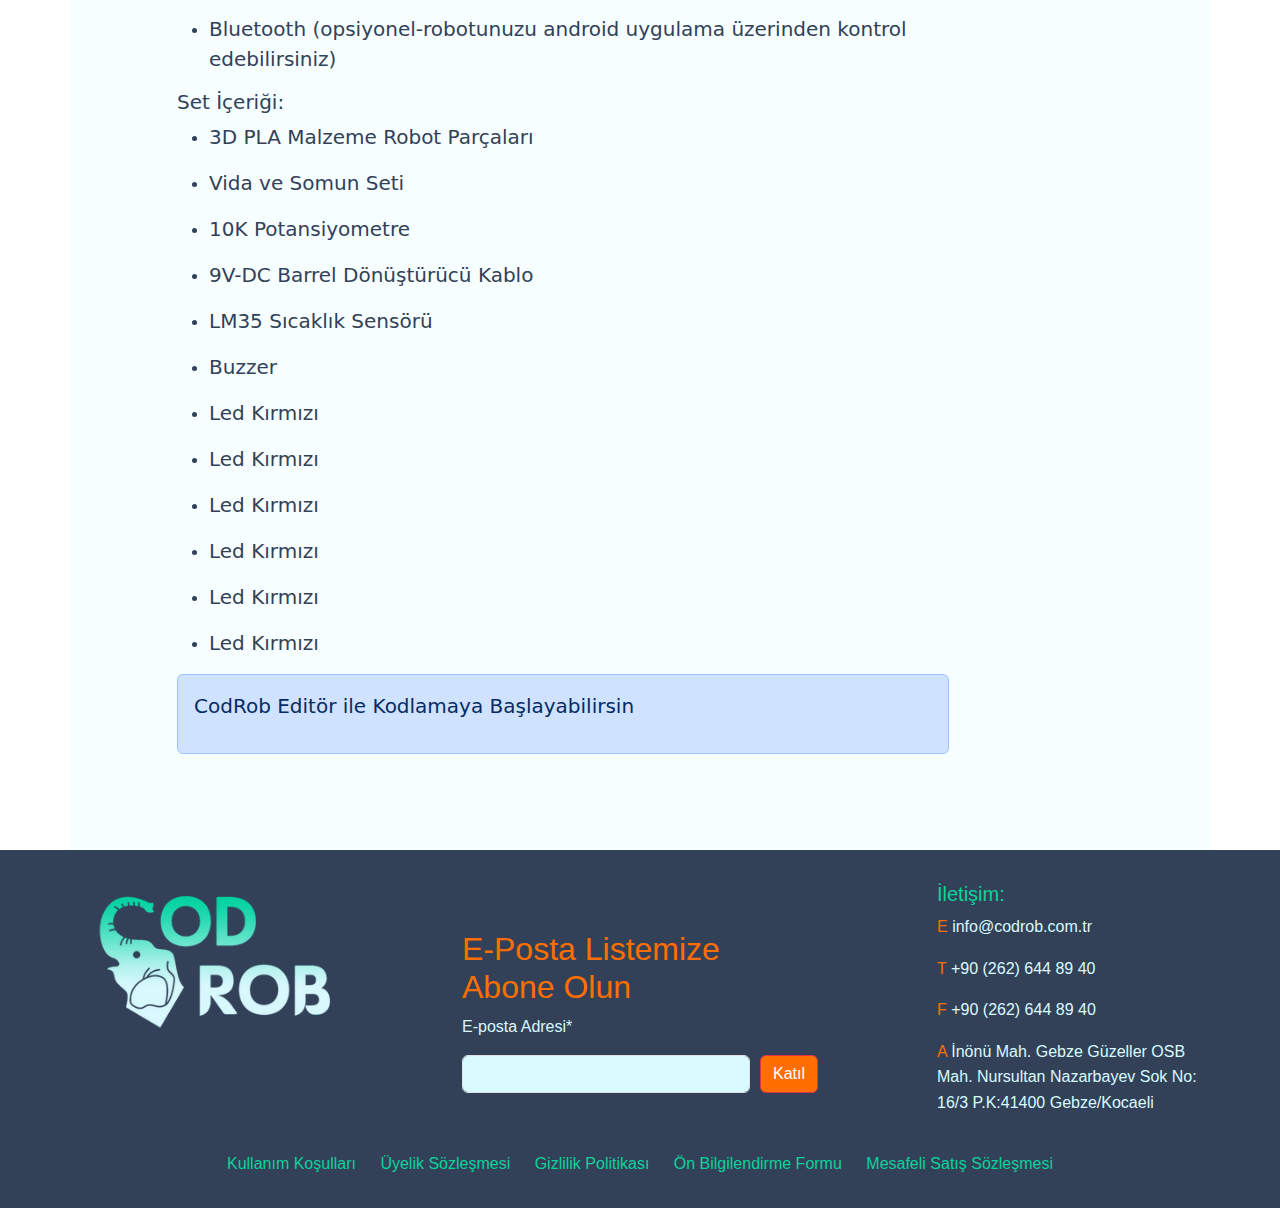
<file: productdetail.html>
<!DOCTYPE html>
<html lang="en">
<head>
    <meta charset="UTF-8">
    <meta name="description" content="Codrob ile çocuklar için eğlenceli ve öğretici kodlama deneyimi yaşayın.">
    <title>Ürün Detay</title>
    <script src="js/scrollreveal.js"></script>
    <link rel="icon" href="image/icon.ico" type="image/x-icon" />
    <link rel="stylesheet" href="css/style.css">
    <link rel="stylesheet" href="css/bootstrap.min.css">
    <link rel="stylesheet" href="https://cdnjs.cloudflare.com/ajax/libs/font-awesome/6.4.2/css/all.min.css" integrity="sha512-z3gLpd7yknf1YoNbCzqRKc4qyor8gaKU1qmn+CShxbuBusANI9QpRohGBreCFkKxLhei6S9CQXFEbbKuqLg0DA==" crossorigin="anonymous" referrerpolicy="no-referrer" />
  </head>
<body>

    <div class="container-fluid">
        <nav class="navbar navbar-expand-lg navbar-light bg-light">
          <a class="navbar-brand" href="#">
              <img src="image/codroblogo.gif" class="logoBanner" alt="codrob-logo">
          </a>
          <button class="navbar-toggler" type="button" data-toggle="collapse" data-target="#navbarNav" aria-controls="navbarNav" aria-expanded="false" aria-label="Toggle navigation">
              <span class="navbar-toggler-icon"></span>
          </button>
          <div class="collapse navbar-collapse justify-content-end" id="navbarNav">
              <ul class="navbar-nav">
                  <li class="nav-item m-2">
                      <button class="btn nav-link" onclick="location.href='index.html'"  style="color: white;">
                          <i class="fa-solid fa-house"></i> Anasayfa<span class="sr-only">(current)</span>
                      </button>
                  </li>
                  <li class="nav-item m-2">
                      <button class="btn nav-link" onclick="location.href='https://editor.codrob.com.tr/Frontpage/index.html'" style="color: white;">
                          <i class="fa-solid fa-book"></i> CodRob Editör
                      </button>
                  </li>
                  <li class="nav-item m-2">
                      <button class="btn nav-link" onclick="location.href='#'" style="color: white;">
                          <i class="fa-solid fa-book"></i> Eğitimler
                      </button>
                  </li>
                  <li class="nav-item dropdown m-2">
                    <div class="dropdown">
                      <a class="btn btn-secondary dropdown-toggle" href="#" role="button" data-bs-toggle="dropdown" aria-expanded="false">
                        <i class="fa-solid fa-phone-volume"></i> Kurumsal
                      </a>
                    
                      <ul class="dropdown-menu">
                        <li> <a class="dropdown-item" href="about.html">Hakkımızda</a></li>
                        <li><a class="dropdown-item" href="">Politikalar</a></li>
                        <li> <a class="dropdown-item" href="">Sözleşmeler</a></li>
                        <li><a class="dropdown-item" href="">SSS</a></li>
                        <li><a class="dropdown-item" href="">Codrob Kariyer</a></li>
                        <li><a class="dropdown-item" href="contact.html">İletişim</a></li>
                      </ul>
                    </div>
                    
                  </li>
                  <li class="nav-item m-2">
                      <button class="btn nav-link" onclick="location.href='shop.html'" style="color: white;">
                          <i class="fa-solid fa-cart-shopping"></i> Ürünler
                      </button>
                  </li>
              </ul>
          </div>
      </nav>

      <!-- Ürün Detayları -->
      <div class="container mt-5" style="background-color: #f7feff;">
       
        <div class="row justify-content-center">
            <div class="col-md-6 text-center" style="background-color: white;">
                <div class="slider">
                    <div class="slides">
                        <img src="image/shop/d1.png" alt="Resim 1" class="slide">
                        <img src="image/shop/d2.png" alt="Resim 2" class="slide">
                        <img src="image/shop/d3.png" alt="Resim 3" class="slide">
                    </div>
                </div>
                <div class="thumbnails">
                    <img src="image/shop/d1.png" alt="Resim 1" class="thumbnail" onclick="showSlide(0)">
                    <img src="image/shop/d2.png" alt="Resim 2" class="thumbnail" onclick="showSlide(1)">
                    <img src="image/shop/d3.png" alt="Resim 3" class="thumbnail" onclick="showSlide(2)">
                </div>
            
            </div>
            <div class="col-md-6 producttextarea">
                <h1>CODROB DRONEBOT SET</h1>
                <h6>Ürün Kodu: 5400</h6>
                <h3>Fiyat: 7.400 TL</h3>
                <h6>
                    Codrob DroneBot, kullanıcıların blockly ve python ile kodlama ve kontrol yeteneklerini keşfetmelerini sağlar. Otonom veya uzaktan kontrolle uçuş deneyimini yaşayabilirsiniz. 
                </h6>
                <button class="btn btn-outline-secondary" onclick="openPopup()">Satın Alma Seçenekleri</button>
            </div>
        </div>

        <!-- Ürün Açıklaması -->
        <div class="row justify-content-center mt-4">
            <div class="col-10 productdetailarea">
                <div class="col-10">
                    <h3>Ürün Açıklaması</h3>
                    <hr>
                    <iframe width="760" height="515" src="https://www.youtube.com/embed/uzr-jrLU3EU" frameborder="0" allow="accelerometer; autoplay; clipboard-write; encrypted-media; gyroscope; picture-in-picture" allowfullscreen></iframe>
                    <p>DroneBot, siz çocukların robotik kodlama derslerinde faydalanabileceği bir eğtim kitidir.</p>
                    <h5>DroneBot İçin Gerekli Malzemeler:</h5>
                    <ul class="text-left">
                        <li><p>Arduino Uno</p></li>
                        <li><p>Arduino Sensor Shield</p></li>
                        <li><p>12 Adet SG90 Servo Motor</p></li>
                        <li><p>1 Adet 3.7v Lipo veya 2 Adet 18650 Batarya</p></li>
                        <li><p>Bluetooth (opsiyonel-robotunuzu android uygulama üzerinden kontrol edebilirsiniz)</p></li>
                    </ul>
                    <h5>Set İçeriği:</h5>
                    <ul class="text-left">
                        <li><p>3D PLA Malzeme Robot Parçaları</p></li>
                        <li><p>Vida ve Somun Seti</p></li>
                        <li><p>10K Potansiyometre</p></li>
                        <li><p>9V-DC Barrel Dönüştürücü Kablo</p></li>
                        <li><p>LM35 Sıcaklık Sensörü</p></li>
                        <li><p>Buzzer</p></li>
                        <li><p>Led Kırmızı</p></li>
                        <li><p>Led Kırmızı</p></li>
                        <li><p>Led Kırmızı</p></li>
                        <li><p>Led Kırmızı</p></li>
                        <li><p>Led Kırmızı</p></li>
                        <li><p>Led Kırmızı</p></li>
                    </ul>
                    <div class="alert alert-primary" role="alert">
                        <p>CodRob Editör ile Kodlamaya Başlayabilirsin</p>
                      </div>
                      
                </div>
                    
            </div>
        </div>
      </div>
  </div>

    <!-- Footer -->
    <footer class="footer">
      <div class="container">
          <div class="row">
              <!-- Left Section -->
              <div class="col-md-3">
                  <img src="image/codroblogo3.png" alt="Logo" class="img-fluid mb-3">
                  <div class="social-icons">
                      <a href="#"><i class="fab fa-facebook"></i></a>
                      <a href="#"><i class="fab fa-twitter"></i></a>
                      <a href="#"><i class="fab fa-instagram"></i></a>
                      <a href="#"><i class="fab fa-linkedin"></i></a>
                  </div>
              </div>
              <div class="col"></div>
              <!-- Center Section -->
              <div class="col-md-4" style="margin-top: 3rem;">
                  <h2>E-Posta Listemize Abone Olun</h2>
                  <p>E-posta Adresi*</p>
                  <form class="subscription-form">
                      <input type="email" class="form-control" required style="background-color: #d9faff;">
                      <button type="submit" class="btn btn-danger">Katıl</button>
                  </form>
              </div>
              <div class="col"></div>
              <!-- Right Section -->
              <div class="col-md-3 contact-info">
                  <h5>İletişim:</h5>
                  <p><span>E </span>info@codrob.com.tr</p>
                  <p><span>T </span>+90 (262) 644 89 40</p>
                  <p><span>F </span>+90 (262) 644 89 40</p>
                  <p><span>A </span>İnönü Mah. Gebze Güzeller OSB Mah. Nursultan Nazarbayev Sok No: 16/3 P.K:41400 Gebze/Kocaeli</p>
              </div>
          </div>
      </div>
      <div class="footer-links">
        <a href="#">Kullanım Koşulları</a>
        <a href="#">Üyelik Sözleşmesi</a>
        <a href="#">Gizlilik Politikası</a>
        <a href="#">Ön Bilgilendirme Formu</a>
        <a href="#">Mesafeli Satış Sözleşmesi</a>
    </div>
    
    <div class="popup" id="popup">
        <div class="popup-content">
            <button class="close-btn" onclick="closePopup()"><i class="fa-solid fa-x"></i></button></br>
            <h2>Satın Alma Seçenekleri</h2>
            <div class="button-container">
                <a href="https://www.robotistan.com.tr" class="btn-outline-secondary">Robotistan</a>
                <a href="https://www.trendyol.com" class="btn-outline-secondary">Trendyol</a>
                <a href="https://www.hepsiburada.com" class="btn-outline-secondary">Hepsiburada</a>
            </div>
        </div>
    </div>
    


    </footer>
      <!-- Footer -->
    
        </div>
    
        <script src="js/script.js"></script>
        <script src="js/bootstrap.js"></script>
        <script src="js/bootstrap.bundle.min.js"></script>
        <script type="text/javascript" src="js/app.js"></script>
        <script type="text/javascript" src="https://translate.google.com/translate_a/element.js?cb=googleTranslateElementInit"></script>
    
  </body>
  </html>
</file>
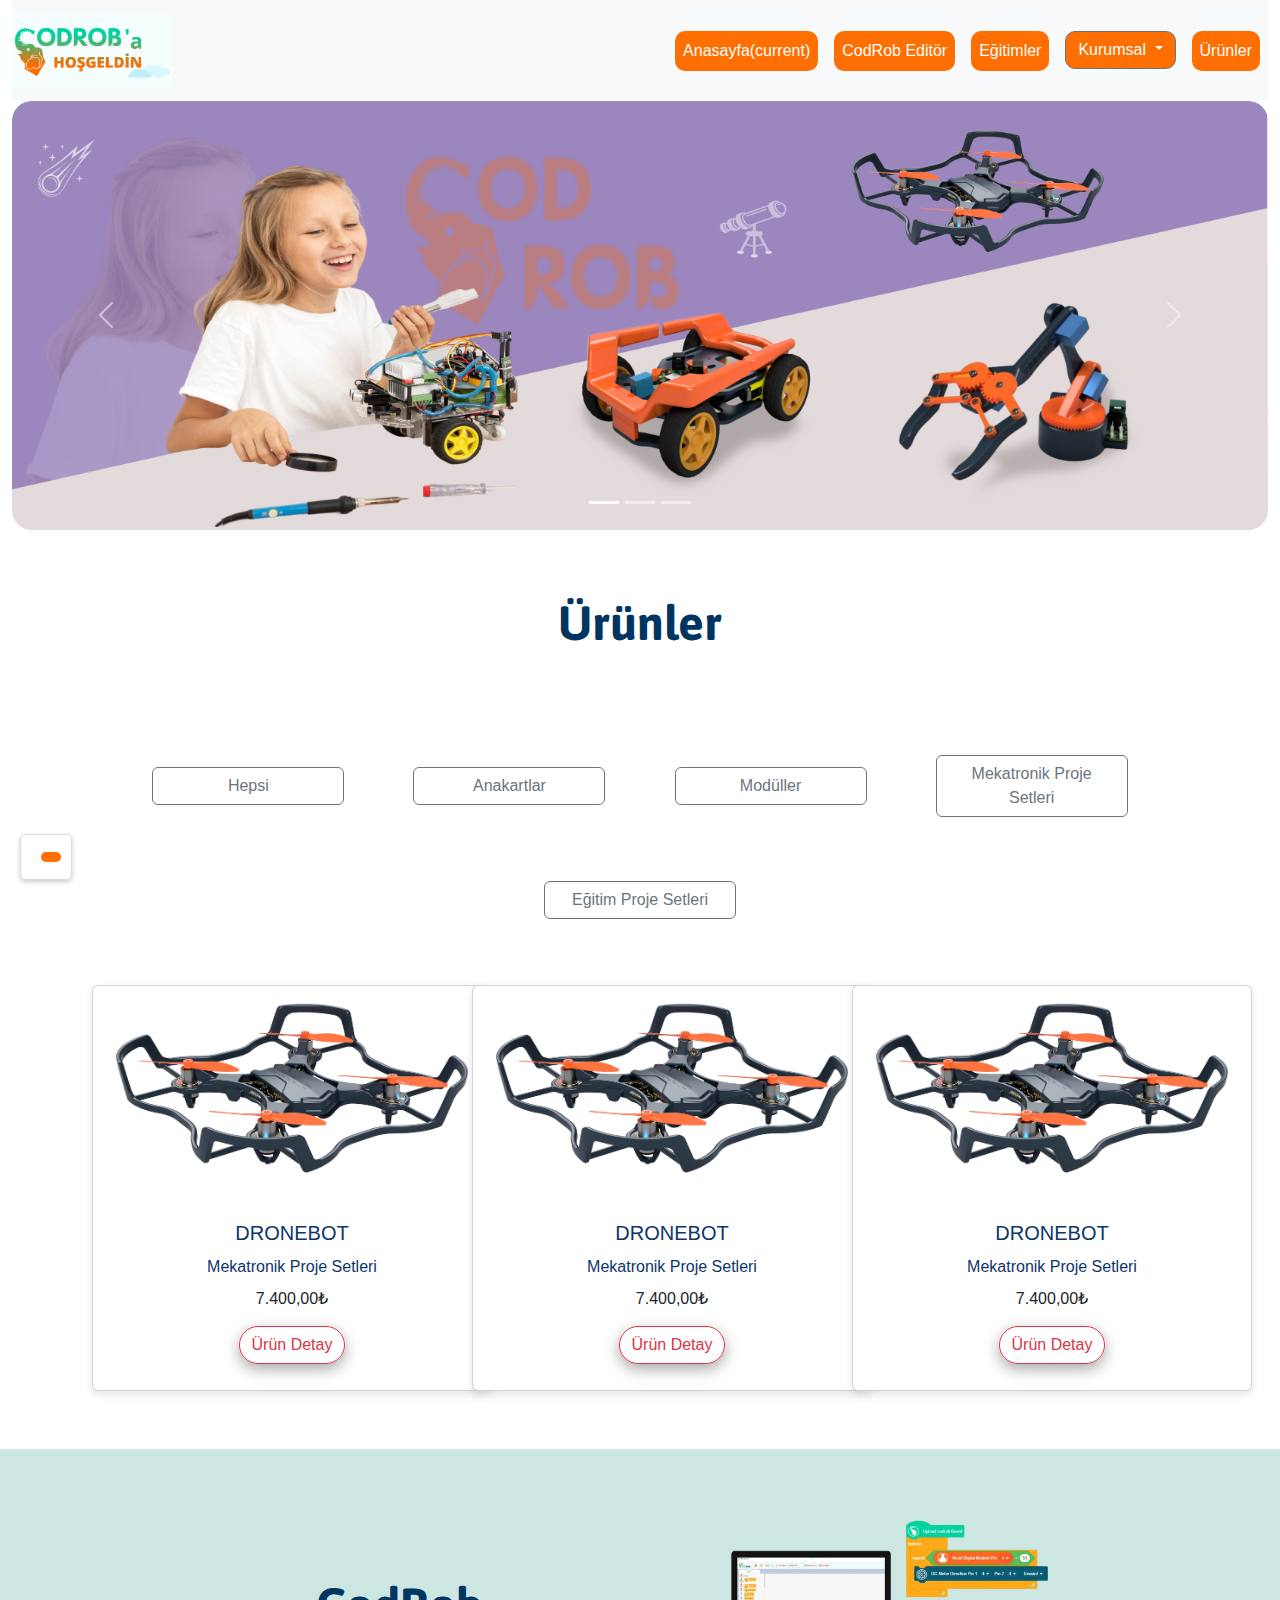
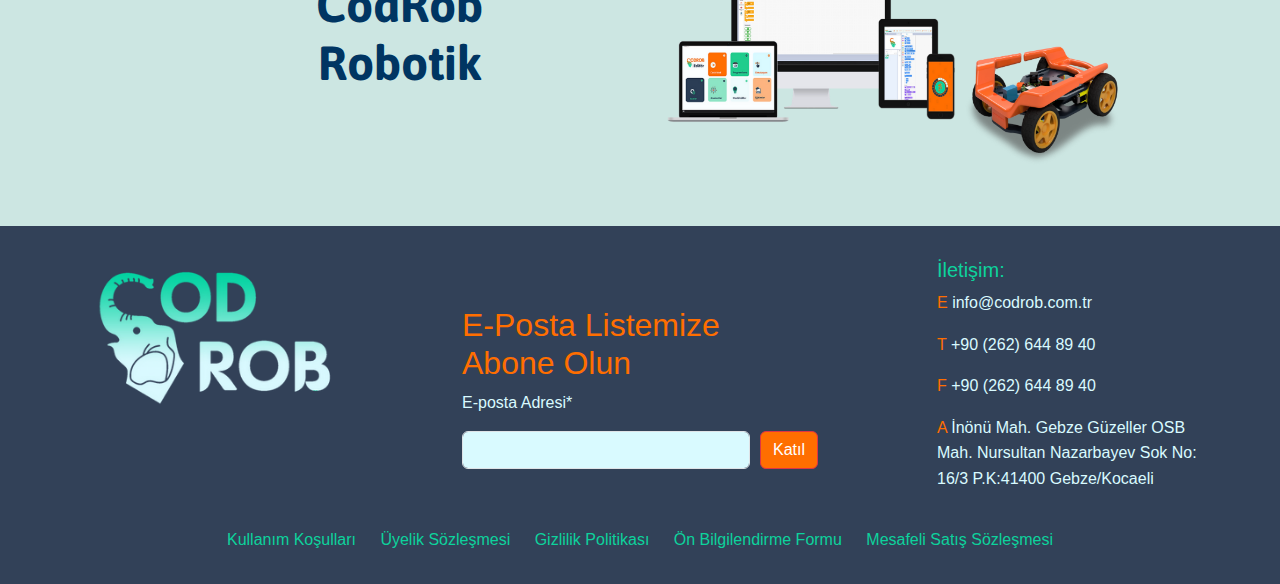
<file: shop.html>
<!DOCTYPE html>
<html lang="en">
<head>
  <meta charset="UTF-8">
  <meta name="description" content="Codrob ile çocuklar için eğlenceli ve öğretici kodlama deneyimi yaşayın.">
  <title>CodRob İle Robotik Kodlama</title>
  <script src="js/scrollreveal.js"></script>
  <link rel="icon" href="image/icon.ico" type="image/x-icon" />
  <link rel="stylesheet" href="css/style.css">
  <link rel="stylesheet" href="css/bootstrap.min.css">
  <link rel="stylesheet" href="https://cdnjs.cloudflare.com/ajax/libs/font-awesome/6.4.2/css/all.min.css" integrity="sha512-z3gLpd7yknf1YoNbCzqRKc4qyor8gaKU1qmn+CShxbuBusANI9QpRohGBreCFkKxLhei6S9CQXFEbbKuqLg0DA==" crossorigin="anonymous" referrerpolicy="no-referrer" />
</head>
<body>
      <div class="container-fluid">
        <nav class="navbar navbar-expand-lg navbar-light bg-light">
          <a class="navbar-brand" href="#">
              <img src="image/codroblogo.gif" class="logoBanner" alt="codrob-logo">
          </a>
          <button class="navbar-toggler" type="button" data-toggle="collapse" data-target="#navbarNav" aria-controls="navbarNav" aria-expanded="false" aria-label="Toggle navigation">
              <span class="navbar-toggler-icon"></span>
          </button>
          <div class="collapse navbar-collapse justify-content-end" id="navbarNav">
              <ul class="navbar-nav">
                  <li class="nav-item m-2">
                      <button class="btn nav-link" onclick="location.href='index.html'"  style="color: white;">
                          <i class="fa-solid fa-house"></i> Anasayfa<span class="sr-only">(current)</span>
                      </button>
                  </li>
                  <li class="nav-item m-2">
                      <button class="btn nav-link" onclick="location.href='https://editor.codrob.com.tr/Frontpage/index.html'" style="color: white;">
                          <i class="fa-solid fa-book"></i> CodRob Editör
                      </button>
                  </li>
                  <li class="nav-item m-2">
                      <button class="btn nav-link" onclick="location.href='#'" style="color: white;">
                          <i class="fa-solid fa-book"></i> Eğitimler
                      </button>
                  </li>
                  <li class="nav-item dropdown m-2">
                    <div class="dropdown">
                      <a class="btn btn-secondary dropdown-toggle" href="#" role="button" data-bs-toggle="dropdown" aria-expanded="false">
                        <i class="fa-solid fa-phone-volume"></i> Kurumsal
                      </a>
                    
                      <ul class="dropdown-menu">
                        <li> <a class="dropdown-item" href="about.html">Hakkımızda</a></li>
                        <li><a class="dropdown-item" href="">Politikalar</a></li>
                        <li> <a class="dropdown-item" href="">Sözleşmeler</a></li>
                        <li><a class="dropdown-item" href="">SSS</a></li>
                        <li><a class="dropdown-item" href="">Codrob Kariyer</a></li>
                        <li><a class="dropdown-item" href="contact.html">İletişim</a></li>
                      </ul>
                    </div>
                    
                  </li>
                  <li class="nav-item m-2">
                      <button class="btn nav-link" onclick="location.href='shop.html'" style="color: white;">
                          <i class="fa-solid fa-cart-shopping"></i> Ürünler
                      </button>
                  </li>
              </ul>
          </div>
      </nav>
       
         <!-- Banner -->
        <div id="carouselExampleIndicators" class="carousel slide">
          <div class="carousel-indicators">
            <button type="button" data-bs-target="#carouselExampleIndicators" data-bs-slide-to="0" class="active" aria-current="true" aria-label="Slide 1"></button>
            <button type="button" data-bs-target="#carouselExampleIndicators" data-bs-slide-to="1" aria-label="Slide 2"></button>
            <button type="button" data-bs-target="#carouselExampleIndicators" data-bs-slide-to="2" aria-label="Slide 3"></button>
          </div>
          <div class="carousel-inner">
            <div class="carousel-item active">
              <img src="image/bannershop.png" class="d-block w-100" alt="...">
            </div>
            <div class="carousel-item">
              <img src="image/bannershop.png" class="d-block w-100" alt="...">
            </div>
            <div class="carousel-item">
              <img src="image/bannershop.png" class="d-block w-100" alt="...">
            </div>
          </div>
          <button class="carousel-control-prev" type="button" data-bs-target="#carouselExampleIndicators" data-bs-slide="prev">
            <span class="carousel-control-prev-icon" aria-hidden="true"></span>
            <span class="visually-hidden">Previous</span>
          </button>
          <button class="carousel-control-next" type="button" data-bs-target="#carouselExampleIndicators" data-bs-slide="next">
            <span class="carousel-control-next-icon" aria-hidden="true"></span>
            <span class="visually-hidden">Next</span>
          </button>
        </div>

        <div class="row" style="padding:4rem;">
          <div class="col-md-12 col-sm-12 learnTextCol1">
              <h1>Ürünler</h1>
          </div>
        </div>

        <div class="row">
            <div class="col-12 shopButtons">
              <button class="btn btn-outline-secondary" onclick="filterItems('')">Hepsi</button>
              <button class="btn btn-outline-secondary" onclick="filterItems('Anakartlar')">Anakartlar</button>
              <button class="btn btn-outline-secondary" onclick="filterItems('Modüller')">Modüller</button>
              <button class="btn btn-outline-secondary" onclick="filterItems('Mekatronik Kitler')">Mekatronik Proje Setleri</button>
              <button class="btn btn-outline-secondary" onclick="filterItems('Eğitim Kitler')">Eğitim Proje Setleri</button>
            </div>
          </div>
        
    
          <div class="container my-4">
            
            <div class="row justify-content-center" id="itemList">
              <div class="col-md-4 mb-4" data-filter="Eğitim Kitler">
                <div class="card">
                  <img class="card-img-top" src="image/drone1.png" alt="Card image cap">
                  <div class="card-body">
                    <h5 class="card-title">DRONEBOT</h5>
                    <p>Mekatronik Proje Setleri</p>
                    <h6 class="card-title">7.400,00₺</h6>
                    <a href="productdetail.html" class="btn btn-outline-danger">Ürün Detay</a>
                  </div>
                </div>
              </div>
              <div class="col-md-4 mb-4" data-filter="Anakartlar">
                <div class="card">
                  <img class="card-img-top" src="image/drone1.png" alt="Card image cap">
                  <div class="card-body">
                    <h5 class="card-title">DRONEBOT</h5>
                    <p>Mekatronik Proje Setleri</p>
                    <h6 class="card-title">7.400,00₺</h6>
                    <a href="productdetail.html" class="btn btn-outline-danger">Ürün Detay</a>
                  </div>
                </div>
              </div>
              <div class="col-md-4 mb-4" data-filter="Anakartlar">
                <div class="card">
                  <img class="card-img-top" src="image/drone1.png" alt="Card image cap">
                  <div class="card-body">
                    <h5 class="card-title">DRONEBOT</h5>
                    <p>Mekatronik Proje Setleri</p>
                    <h6 class="card-title">7.400,00₺</h6>
                    <a href="productdetail.html" class="btn btn-outline-danger">Ürün Detay</a>
                  </div>
                </div>
              </div>
            </div> 
            
          </div>
        
  
        <div class="row" style="background-color: #cce6e2; ">
          <div class="col-sm-2"></div>
          <div class="col-sm-2 learnTextCol3">
              <h1>CodRob Robotik</h1>
          </div>
          <div class="col-md-6 codingKid">
              <img class="learnImg" src="image/editor2.png" alt="coding">
          </div>
          <div class="col-sm-2"></div>
        </div>
  </div>

   <!-- Translate -->
   <div id="google_translate_element_container">
    <div id="google_translate_element"></div>
   </div>

<!-- Footer -->
<footer class="footer">
  <div class="container">
      <div class="row">
          <!-- Left Section -->
          <div class="col-md-3">
              <img src="image/codroblogo3.png" alt="Logo" class="img-fluid mb-3">
              <div class="social-icons">
                  <a href="#"><i class="fab fa-facebook"></i></a>
                  <a href="#"><i class="fab fa-twitter"></i></a>
                  <a href="#"><i class="fab fa-instagram"></i></a>
                  <a href="#"><i class="fab fa-linkedin"></i></a>
              </div>
          </div>
          <div class="col"></div>
          <!-- Center Section -->
          <div class="col-md-4" style="margin-top: 3rem;">
              <h2>E-Posta Listemize Abone Olun</h2>
              <p>E-posta Adresi*</p>
              <form class="subscription-form">
                  <input type="email" class="form-control" required style="background-color: #d9faff;">
                  <button type="submit" class="btn btn-danger">Katıl</button>
              </form>
          </div>
          <div class="col"></div>
          <!-- Right Section -->
          <div class="col-md-3 contact-info">
              <h5>İletişim:</h5>
              <p><span>E </span>info@codrob.com.tr</p>
              <p><span>T </span>+90 (262) 644 89 40</p>
              <p><span>F </span>+90 (262) 644 89 40</p>
              <p><span>A </span>İnönü Mah. Gebze Güzeller OSB Mah. Nursultan Nazarbayev Sok No: 16/3 P.K:41400 Gebze/Kocaeli</p>
          </div>
      </div>
  </div>
  <div class="footer-links">
    <a href="#">Kullanım Koşulları</a>
    <a href="#">Üyelik Sözleşmesi</a>
    <a href="#">Gizlilik Politikası</a>
    <a href="#">Ön Bilgilendirme Formu</a>
    <a href="#">Mesafeli Satış Sözleşmesi</a>
</div>

</footer>
  <!-- Footer -->

    </div>

    <script src="js/script.js"></script>
    <script src="js/bootstrap.js"></script>
    <script src="js/bootstrap.bundle.min.js"></script>
    <script type="text/javascript" src="js/app.js"></script>
    <script type="text/javascript" src="https://translate.google.com/translate_a/element.js?cb=googleTranslateElementInit"></script>
  
</body>
</html>
</file>
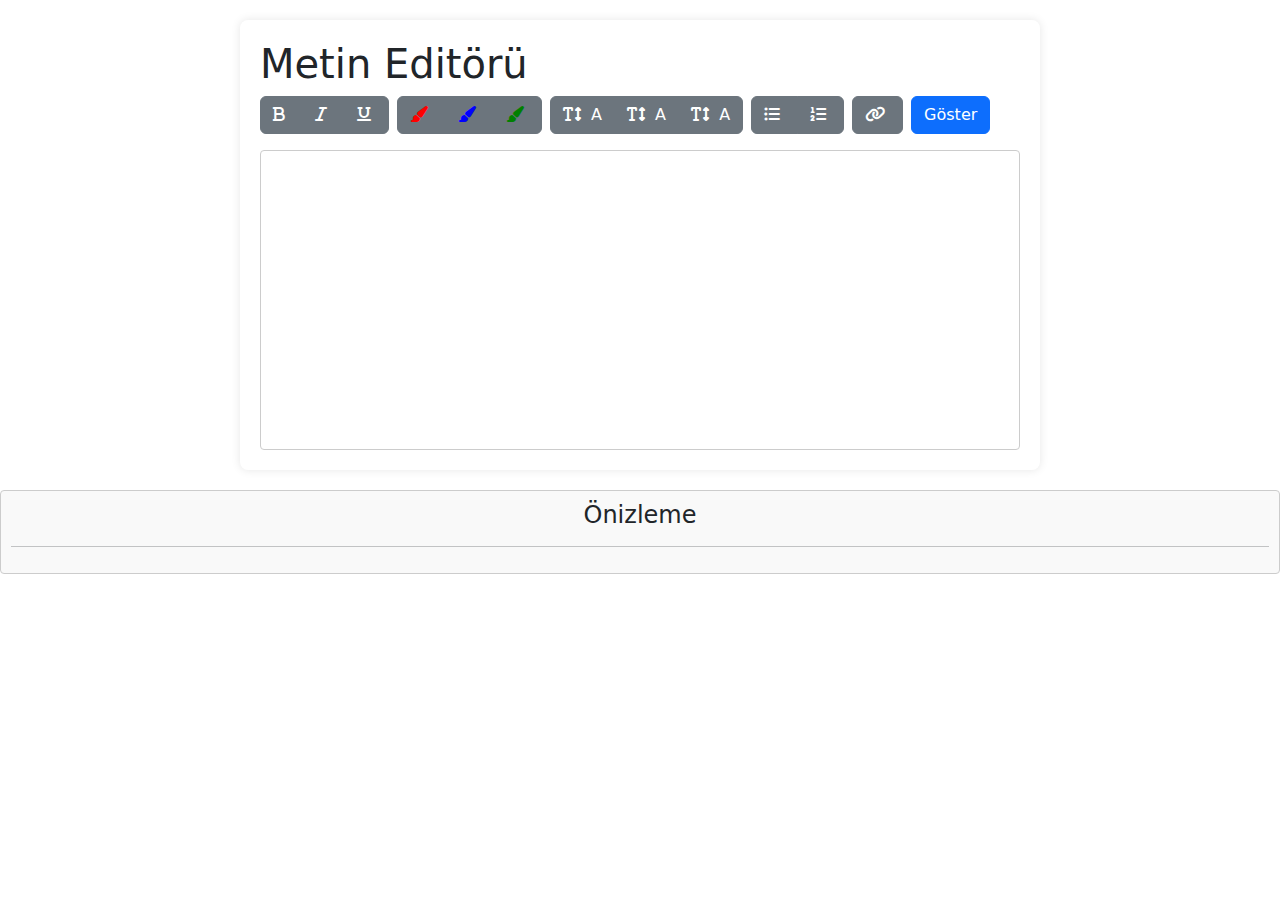
<file: test.html>
<!DOCTYPE html>
<html lang="tr">
<head>
    <meta charset="UTF-8">
    <meta name="viewport" content="width=device-width, initial-scale=1.0">
    <title>Metin Editörü</title>
    <link href="https://cdn.jsdelivr.net/npm/bootstrap@5.3.0/dist/css/bootstrap.min.css" rel="stylesheet">
    <link href="https://cdnjs.cloudflare.com/ajax/libs/font-awesome/6.1.1/css/all.min.css" rel="stylesheet">
    <style>
        .editor-container {
            max-width: 800px;
            margin: 20px auto;
            background: white;
            padding: 20px;
            border-radius: 8px;
            box-shadow: 0 0 10px rgba(0, 0, 0, 0.1);
        }
        .editor {
            width: 100%;
            height: 300px;
            padding: 10px;
            font-size: 16px;
            border: 1px solid #ccc;
            border-radius: 4px;
            resize: none;
            overflow: auto;
        }
        .btn i {
            margin-right: 5px;
        }
        .preview-container {
            margin-top: 20px;
            padding: 10px;
            border: 1px solid #ccc;
            border-radius: 4px;
            background-color: #f9f9f9;
            text-align: center;
        }
    </style>
</head>
<body>
    <div class="editor-container">
        <h1>Metin Editörü</h1>
        <div class="btn-toolbar mb-3" role="toolbar">
            <div class="btn-group me-2" role="group">
                <button type="button" class="btn btn-secondary" onclick="execCmd('bold')"><i class="fas fa-bold"></i></button>
                <button type="button" class="btn btn-secondary" onclick="execCmd('italic')"><i class="fas fa-italic"></i></button>
                <button type="button" class="btn btn-secondary" onclick="execCmd('underline')"><i class="fas fa-underline"></i></button>
            </div>
            <div class="btn-group me-2" role="group">
                <button type="button" class="btn btn-secondary" onclick="execCmd('foreColor', 'red')"><i class="fas fa-paint-brush" style="color: red;"></i></button>
                <button type="button" class="btn btn-secondary" onclick="execCmd('foreColor', 'blue')"><i class="fas fa-paint-brush" style="color: blue;"></i></button>
                <button type="button" class="btn btn-secondary" onclick="execCmd('foreColor', 'green')"><i class="fas fa-paint-brush" style="color: green;"></i></button>
            </div>
            <div class="btn-group me-2" role="group">
                <button type="button" class="btn btn-secondary" onclick="execCmd('fontSize', '1')"><i class="fas fa-text-height"></i> A</button>
                <button type="button" class="btn btn-secondary" onclick="execCmd('fontSize', '3')"><i class="fas fa-text-height"></i> A</button>
                <button type="button" class="btn btn-secondary" onclick="execCmd('fontSize', '5')"><i class="fas fa-text-height"></i> A</button>
            </div>
            <div class="btn-group me-2" role="group">
                <button type="button" class="btn btn-secondary" onclick="execCmd('insertUnorderedList')"><i class="fas fa-list-ul"></i></button>
                <button type="button" class="btn btn-secondary" onclick="execCmd('insertOrderedList')"><i class="fas fa-list-ol"></i></button>
            </div>
            <div class="btn-group me-2" role="group">
                <button type="button" class="btn btn-secondary" onclick="addLink()"><i class="fas fa-link"></i></button>
            </div>
            <div class="btn-group me-2" role="group">
                <button type="button" class="btn btn-primary" onclick="showPreview()">Göster</button>
            </div>
        </div>
        <div contenteditable="true" class="editor" id="editor"></div>
    </div>

    <div class="preview-container text-center">
        <h4>Önizleme</h4>
        <hr>
        <div id="preview"></div>
    </div>

    <script>
        function execCmd(command, value = null) {
            document.execCommand(command, false, value);
        }

        function addLink() {
            const url = prompt("Lütfen URL'yi girin:", "http://");
            if (url) {
                execCmd('createLink', url);
            }
        }

        function showPreview() {
            const editorContent = document.getElementById('editor').innerHTML;
            document.getElementById('preview').innerHTML = editorContent;
        }
    </script>

    <script src="https://cdn.jsdelivr.net/npm/bootstrap@5.3.0/dist/js/bootstrap.bundle.min.js"></script>
</body>
</html>
</file>
<file: css/style.css>
@import url('https://fonts.googleapis.com/css2?family=Asap:wght@500&display=swap');



.body
{
  background-color: #f6fdfd;
  transition: background-color .5s; 
}

.logo-container {
    display: flex;
    justify-content: right;
}

.logoBanner{
  width: 10rem;
  height: auto;
}

.nav-item a.nav-link {
    position: relative;
    font-weight: bold;
    font-size: 1.4rem;
    font-family: 'Asap', sans-serif;
    place-items: center;
  }

.nav-item a.nav-link:after {
    content: "";
    position: absolute;
    left: 0;
    bottom: -2px;
    width: 100%;
    height: 2px;
    background-color: transparent;
    transition: background-color 0.3s ease;
  }

.nav-item a.nav-link:hover:after {
    background-color: orangered;
  }

.nav-item:not(:last-child) {
    margin-right: 20px;
  }

.navbar-toggler {
    border-color: #003562;
  }

.navbar-collapse {
    display: flex;
    justify-content: right;
  }

.bannerContainer{
  background-image: url('../image/bg2.png');
  background-color: #279EFF;
  background-repeat: no-repeat;
  background-position: center;
}

.robotJr{
  display: flex;
  justify-content: center;
  align-items: center;
  margin-top: 2rem;
  width: 80%;
  height: auto;
}
.textCol{
  display: flex;
  flex-direction: column;
  justify-content: center;
  align-items: center;
  text-align: center;
  margin-top: 5rem;
}
.textCol h1 {
  font-weight: bold;
  font-size: 3rem;
  color: #F6F4EB;
  font-family: 'Asap', sans-serif;
  margin: 1rem;
}
.textCol p {
  color: white;
  font-size: 1.5rem;
  font-family: 'Asap', sans-serif;
  margin-bottom: 3rem;
}

.textCol2{
  display: flex;
  flex-direction: column;
  justify-content: center;
  align-items: center;
  text-align: center;
  padding: 6rem;
}
.textCol2 h1 {
  font-weight: bold;
  font-size: 2.5rem;
  color: #003562;
  text-align: center;
  font-family: 'Asap', sans-serif;
  margin-bottom: 1rem;
}

.textCol2 p {
  color: #003562;
  font-size: 1.2rem;
  font-family: 'Asap', sans-serif;
  margin-bottom: 3rem;
}
.textCol3{
  display: flex;
  flex-direction: column;
  justify-content: center;
  align-items: left;
}
.textCol3 h1 {
  font-weight: bold;
  font-size: 2.2rem;
  color: #003562;
  font-family: 'Asap', sans-serif;
}
.textCol3 p {
  color: #003562;
  font-size: 1.2rem;
  font-family: 'Asap', sans-serif;
  margin-bottom: 3rem;
}
.textCol3 li {
  color: #003562;
  font-size: 1.2rem;
  font-family: 'Asap', sans-serif;
  margin-bottom: 1rem;
}

.humanImg{
  border-radius: 10rem;
  padding: 1rem;
  border: 5px dashed #64d0d8;
  transition: transform 0.3s;
}

.textCol4{
  display: flex;
  flex-direction: column;
  justify-content: center;
  align-items: left;
  text-align: left;
  margin-left: 5rem;
}
.textCol4 h1 {
  font-weight: bold;
  font-size: 2.2rem;
  color: #003562;
  font-family: 'Asap', sans-serif;
}
.textCol4 p {
  color: #003562;
  font-size: 1.2rem;
  font-family: 'Asap', sans-serif;
  margin-bottom: 3rem;
}

.textCol5{
  display: flex;
  flex-direction: column;
  justify-content: center;
  align-items: center;
  
}
.textCol5 h1 {
  font-weight: bold;
  text-align: left;
  font-size: 2.2rem;
  color: #003562;
  font-family: 'Asap', sans-serif;
}
.textCol5 p {
  color: #003562;
  font-size: 1.2rem;
  font-family: 'Asap', sans-serif;
  margin-bottom: 3rem;
}
.codeTextCol{
  display: flex;
  flex-direction: column;
  justify-content: center;
  align-items: left;
  text-align: left;
}
.codeTextCol h1{
  font-weight: bold;
  font-size: 3rem;
  color: white;
  font-family: 'Asap', sans-serif;
  margin-left: 3rem;
}
.codeTextCol p{
  color: white;
  font-size: 1.2rem;
  font-family: 'Asap', sans-serif;
  margin-bottom: 3rem;
}
.matText{
  background-color: #CAEDFF;
  display: flex;
  justify-content: center;
  align-items: center;
}
.matText h1{
  text-align: center; 
  margin-top: 3rem;
  font-family: 'Asap', sans-serif;
  font-weight: bold;
  color: #0C356A;
  font-size: 3rem;
}
.imgDownload{
  text-align: center; 
  border-radius: 2rem;
  background-color: white;
  width: 6rem;
  height: 2rem;
  font-family: 'Asap', sans-serif;
  font-weight: bold;
  letter-spacing: 0.1rem;
  font-size: 1.5rem;
  padding: 1rem;
  border: 5px dashed blueviolet;
  color:#982176;
  transition: all 0.3s ease-in-out;
  box-shadow: 0 0 10px rgba(0, 0, 0, 0.3);
}
.balonImg{
  position: absolute;
  top:10%;
  left: 10%;
  animation: balonImg 20s ease-in-out infinite;
}
@keyframes balonImg{
  0% {
    transform: translateY(0);
  }
  50% {
    transform: translateY(-100px);
  }
  100% {
    transform: translateY(0);
  }
}


.learnTextCol{
  display: flex;
  flex-direction: column;
  justify-content: center;
  align-items: left;
  text-align: left;
  display: flex;
}
.learnTextCol h1{
  font-weight: bold;
  font-size: 2.2rem;
  color: wheat;
  font-family: 'Asap', sans-serif;
}
.learnTextCol p{
  color: white;
  font-size: 1.2rem;
  font-family: 'Asap', sans-serif;
  margin-bottom: 3rem;
}

.learnTextCol1{
  display: flex;
  flex-direction: column;
  align-items: center;
}
.learnTextCol1 h1 {
  font-weight: bold;
  font-size: 3rem;
  color: #003562;
  font-family: 'Asap', sans-serif;
}
.learnTextCol2{
  display: flex;
  flex-direction: column;
  justify-content: center;
  align-items: center;
  text-align: center;
  margin-top: 5rem;
}
.learnTextCol2 h1 {
  font-weight: bold;
  font-size: 3rem;
  color: #003562;
  font-family: 'Asap', sans-serif;
}
.learnTextCol2 p{
  color: #003562;
  font-size: 1.2rem;
  font-family: 'Asap', sans-serif;
  margin-bottom: 3rem;
}

.learnTextCol3{
  display: flex;
  flex-direction: column;
  justify-content: center;
  align-items: center;
  text-align: center;
  margin-top: 5rem;
  margin-left: 5rem;
  margin-right: 5rem;
}
.learnTextCol3 h1 {
  font-weight: bold;
  font-size: 3rem;
  color: #003562;
  font-family: 'Asap', sans-serif;
}
.learnTextCol3 p{
  color: #003562;
  font-size: 1.2rem;
  font-family: 'Asap', sans-serif;
  margin-bottom: 3rem;
  margin-left: 15rem;
  margin-right: 15rem;
}

.learnCol4 {
  display: flex;
  align-items: stretch;
  width: 100%;
}
.learnCol4 h2{
  font-weight: bold;
  font-size: 1.5rem;
  color: #003562;
  font-family: 'Asap', sans-serif;
}
.learnCol4 p{
  color: #003562;
  font-size: 1.2rem;
  font-family: 'Asap', sans-serif;
  margin-bottom: 3rem;
}

.learnCol4 .text {
  display: flex;
  justify-content: space-between;
}

.learnCol4 img {
  width: 20%;
  height: auto;
  padding-bottom: 5rem;
}

img :hover{
  transform: scale(1.1); /* Resmi 1.1 kat büyüt */

}

.contacttitle{
  color: #faf5eb;
  display: flex;
  justify-content: center; /* Yatayda ortala */
  align-items: center; /* Dikeyde ortala */
  height: 100%; /* Parent yüksekliği kadar al */
}
.contacttitle h2{
  text-align: center;
  font-size: 40px;
  font-weight: bold;
  font-family: cursive;
}

.codetextCol1{
  display: flex;
  flex-direction: column;
  justify-content: center;
  align-items: center;
  text-align: center;
}
.codeTextCol1 h2{
  font-weight: bold;
  color: #003562;
  font-family: 'Asap', sans-serif;
}
.codeTextCol1 h3{
  color: #003562;
  font-family: 'Asap', sans-serif;
  text-align: center;
  color:#982176;
}

.tigerSvg{
  position: relative;
  top:62%;
  width: 40%;
  height: auto;
  transition: transform 0.3s ease;
}
.tigerSvg:hover {
  transform: translateY(-15px);
}
.snailSvg{
  position: relative;
  top: 70%;
  width: 50%;
  height: auto;
  animation: slide 12s linear infinite; 
}
@keyframes slide {
  0% {
      transform: translateX(0); /* Başlangıç pozisyonu */
  }
  50% {
      transform: translateY(100%); /* İleri hareket */
  }
  100% {
      transform: translateY(0); /* Geri hareket */
  }
}

.kolonh2{
  color: #5d2a84;
  text-align: center;
  font-weight: bold;
  font-family: 'Gill Sans', 'Gill Sans MT', Calibri, 'Trebuchet MS', sans-serif;
}

.col-md-3 h3{
  color: #5A639C;
  font-weight: bold;
  font-family: 'Gill Sans', 'Gill Sans MT', Calibri, 'Trebuchet MS', sans-serif;

}

.arrowSvg{
  position: relative;
  left: 5%;
  width: 15%;
  height: auto;
}

.banner::after {
  content: "";
  position: absolute;
  left: 60%;
  bottom: 0;
  width: 70%;
  transform: translateX(-50%);
  height: 0.1rem;
  background-color: #FFB07F;
}

.btnPlay{
  color: white;
  font-size: 1rem;
  padding: 0.5rem;
  border-radius: 3rem;
  background-color: transparent;
  cursor: pointer;
  border: 5px dashed #f9dcb9;
}
.btnPlay:hover {
  animation: bounce 0.5s infinite;
  background-color: white;
  color:#47b1e4;
}
@keyframes bounce {
  0%, 100% {
    transform: translateY(0);
  }
  50% {
    transform: translateY(-10px);
  }
}
.btnLearn{
  border-radius: 1.5rem;
  background-color: orangered;
  width: 15rem;
  height: 4rem;
  font-family:'Franklin Gothic Medium', 'Arial Narrow', Arial, sans-serif;
  font-weight: bold;
  letter-spacing: 0.1rem;
  font-size: 1.5rem;
  border: none;
  margin-bottom: 1rem;
  color:white;
  transition: all 0.3s ease-in-out;
  box-shadow: 0 0 10px rgba(0, 0, 0, 0.3);
}
.btnLearn:hover{
  box-shadow: 2px 2px 10px 4px rgba(0, 0, 0, 0.4);
  transform: scale(1.1);
  letter-spacing: 2px;
} 
.eduContainer{
  display: flexbox;
}


.codeGame img{
  width: 75%;
  height: auto;
  margin: 10%;
  padding: 1rem;
}


.learnImg{
  width: 75%;
  height: auto;
  margin: 10%;
}
.learnPic{
  width: 75%;
  height: auto;
  margin: 10%;
  border-radius: 5rem;
  padding: 1rem;
  border: 5px dashed wheat;
}

.codeBoyImage{
  display: flex;
  justify-content: center;
  width: 75%;
  height: auto;
  border-radius: 2rem;
  padding: 1rem;
}

.learnImgDiv{
  cursor: pointer;
  text-align: center;
  margin-bottom: 20px;
  background-color: #fff;
  border-radius: 1rem;
  margin: 2rem;
}
.learnImgDiv:hover{
  scale:1.05;
  box-shadow: 2px 2px 10px 4px rgba(0, 0, 0, 0.2);
}
.learnImgDiv img{
  max-width: 100%;
  height: auto;
  margin: 1rem;
  padding-top: 0.5rem;
  padding-right: 1.5rem;
}
.learnImgDiv h1{
  color: #003562;
  font-family: 'Asap', sans-serif;
  margin: 1rem;
  font-family: 'Asap', sans-serif;
}
.learnImgDiv p{
  max-width: 100%;
  height: auto;
  display: block;
  margin: 1rem;
  padding-bottom: 2rem;
  color: #003562;
  font-family: 'Asap', sans-serif;
  font-size: 1.2rem;
}
.codingImg{
  width: 80%;
  height: auto;
  margin: 3rem;
}
.codingImg2{
  width: 80%;
  height: auto;
  margin: 3rem;
  border-radius: 5rem;
  padding: 1rem;
  border: 5px dashed wheat;
}

.satinal{
  background-color: #D7BBF5;
  border-radius: 0.5rem;
  margin-left: 3rem;
  margin-right: 3rem;
}

.ideImg{
  width: 70%;
  height: auto;
  margin: 10%;
  transition: transform 0.3s ease; 
}
.ideImg:hover{
  transform: scale(1.1);
}

.ideRobotImg{
  position: relative;
  bottom:10%;
  right: 10%;
  width: 35%;
  height: auto;
}
.humanContainer{
  background-image: url('');
  background-size: cover;
  background-repeat: no-repeat;
}
.humanContainer img{
  display: flex;
  justify-content: center;
  align-items: center; 
  width: 55%;
  height: auto;
  margin: 10%;
  border-radius: Fsrem;
  padding: 1rem;
  margin-left: 23%;
  border: 5px dashed #64d0d8;
}
.humanContainer h5{
  text-align: center; 
  font-size: 1rem;
  font-weight: bold;
}
.humanContainer h4{
  text-align: center; 
  font-size: 1rem;
}
.humanContainer p{
  text-align: center;
  font-size: 1.5rem; 
}

.learnOgren{
  background-color: #faabf4;
  margin: 1rem;
  padding: 1rem;
  border-radius: 0.5rem;
  border: 1px solid black;
}


@media screen and (max-width:500px) {

  .logojr{
    width: 10rem;
    height: 4rem;
  }
  .humanContainer{
   
    background-size: contain;
  }
}

.grey-container{
    background: #F1F1F1;
    display: -webkit-box;
    display: -ms-flexbox;
    display: flex;
    -webkit-box-align: stretch;
    -ms-flex-align: stretch;
    align-items: stretch;
    padding-top: 100px;
    padding-bottom: 100px;
}

.grey-container .mitchel-resnick-photo {
  width: 90%;
  border: solid 20px white;
  -o-object-fit: cover;
  object-fit: cover;
  box-shadow: rgba(100, 100, 111, 0.2) 0px 7px 29px 0px;
}

.grey-container .right-container {
  width: 50%;
  margin-left: 30px;
  display: -webkit-box;
  display: -ms-flexbox;
  display: flex;
  -webkit-box-orient: vertical;
  -webkit-box-direction: normal;
  -ms-flex-direction: column;
  flex-direction: column;
  -webkit-box-align: end;
  -ms-flex-align: end;
  align-items: flex-end;
  -webkit-box-pack: justify;
  -ms-flex-pack: justify;
  justify-content: space-between
}

.grey-container .right-container .quote {
  text-align: left;
  font-size: 22px;
  position: relative;
  margin: 0 50px 0 65px
}

.grey-container .right-container .quote:before,.grey-container .right-container .quote:after {
  position: absolute;
  color: #BBB;
  font-size: 120px;
  font-weight: 700
}

.grey-container .right-container .quote:before {
  content: '\201C';
  top: -54px;
  left: -77px
}

.grey-container .right-container .quote:after {
  content: '\201D';
  bottom: -90px;
  right: -70px
}

.grey-container .right-container .signature {
  text-align: right
}

.grey-container .right-container .signature .name {
  font-size: 24px;
  font-weight: 700
}

.grey-container .right-container .signature .function {
  font-size: 16px
}


 /* email form */
.form-group {
	--valid: hsl(145 50% 55%);
	--invalid: hsl(15 80% 55%);
	--transition: 0.2s;
	--color: hsl(268 1% 55%);
	display: grid;
	gap: 0.5rem;
}

label {
	display: flex;
	color: var(--color);
	transition: color var(--transition);
	letter-spacing: 0.1ch;
	padding-left: 0.5rem;
	font-weight: bold;
}

label > [aria-hidden] {
	animation-duration: 0.2s;
	animation-delay: calc(var(--char-index) * 0.1s);
	animation-fill-mode: both;
	animation-timing-function: ease-in;
}

@keyframes jump {
	50% {
		translate: 0 -50%;
	}
}

@keyframes shake {
	25% {
		translate: 0.25ch 0;
	}
	75% {
		translate: -0.25ch 0;
	}
}

input {
	padding: 0.5rem;
	border-radius: 0.5rem;
	border: 0.2rem solid var(--color);
	transition: border var(--transition);
}

.form-group:has(:user-valid) {
	--color: var(--valid);
}

.form-group:not(:focus-within):has(:user-invalid) {
	--color: var(--invalid);
}

@media (prefers-reduced-motion: no-preference) {
	.form-group:not(:focus-within):has(:user-valid) [aria-hidden] {
		animation-name: jump;
	}

	.form-group:not(:focus-within):has(:user-invalid) label {
		animation: shake 0.075s 8;
	}
}

.mailBtn{
  padding: 10px 20px;
  color: #fff;
  border: none;
  border-radius: 5px;
  cursor: pointer;
}

section {
  padding: 1rem;
  margin: 5rem;
  display: flex;
  flex-direction: column;
  align-items: center;
  justify-content: center;
  gap: 1.5rem;
}

.accordion-container {
  max-width: 650px;
  padding: 0.6rem;
  border-radius: 12px;
}

.accordion-container:first-child {
  background: #ffd1dc; /* Pastel pink */
  border-bottom: 4px solid #ffb4a2; /* Pastel coral */
}

.accordion-container:nth-child(2) {
  background: #d1e8e2; /* Pastel mint */
  border-bottom: 4px solid #ffdac1; /* Pastel peach */
}

.accordion-container:nth-child(3) {
  background: #e2c3e9; /* Pastel lavender */
  border-bottom: 4px solid #ace1af; /* Pastel green */
}

.accordion-container:nth-child(4) {
  background: #ff9aa2; /* Pastel red */
  border-bottom: 4px solid #b5ead7; /* Pastel teal */
}

.accordion-header {
  background-color: transparent;
  padding: 0.5rem;
  display: flex;
  align-items: center;
  gap: 0.7rem;
  cursor: pointer;
}

.accordion-toggle {
  align-self: flex-start;
  background-color: transparent;
  font-size: 1.8rem;
  transition: all 0.5s ease;
}

.accordion-toggle.active {
  rotate: 133deg;
}

.accordion-title {
  background-color: transparent;
  font-size: 1rem;
  font-weight: 500;
}

.accordion-content {
  background: transparent;
  display: grid;
  grid-template-rows: 0fr;
  transition: grid-template-rows 0.5s ease;
}

.active-content {
  grid-template-rows: 1fr;
}

.accordion-text {
  background-color: transparent;
  margin-top: 0.7rem;
  padding-left: 2.3rem;
  font-size: 0.9rem;
  overflow: hidden;
  line-height: 1.2rem;
}


.button-74 {
  background-color: #fbeee0;
  border: 2px solid #422800;
  border-radius: 30px;
  box-shadow: #422800 4px 4px 0 0;
  color: #422800;
  cursor: pointer;
  display: inline-block;
  font-weight: 600;
  font-size: 18px;
  padding: 0 18px;
  line-height: 50px;
  text-align: center;
  text-decoration: none;
  user-select: none;
  -webkit-user-select: none;
  touch-action: manipulation;
}

.button-74:hover {
  background-color: #fff;
}

.button-74:active {
  box-shadow: #422800 2px 2px 0 0;
  transform: translate(2px, 2px);
}

.magazaimg {
  width: 80%;
  height: auto;
  transition: transform 0.3s ease
}

.magazaimg:hover {
  transform: scale(1.1);
}

.scrolling-logos {
  display: flex;
  overflow: hidden;
  white-space: nowrap;
  animation: scroll 20s linear infinite;
  margin: 2rem;
}

.partner-logo {
  display: inline-block;
  height: 100px;
  margin: 0 15px;
  margin-left: 3rem;
}

.card {
  width: 18rem;
  box-shadow: 0 4px 8px rgba(0, 0, 0, 0.1);
  border-radius: 5px;
  overflow: hidden;
  margin: 10px;
}
.card:hover {
  box-shadow: 0 8px 16px rgba(0, 0, 0, 0.3);
  cursor: pointer;
}

.card-body h4{
  color: rgb(21, 90, 104);
  font-family: cursive;
  font-weight: bold;
}
.card-body {
  text-align: center;
}
.card-body p, .card-body h5 {
  margin: 10px 0;
  color: #0C356A;
}

.card-img-top {
  width: 80%;
  height: auto;
  padding: 1rem;
  transition: transform 0.3s;
}

.card:hover .card-img-top {
  transform: scale(1.1);
}


.altbanner-container {
  position: relative;
  width: 100%;
  text-align: center;
}
.altbanner-container img {
  width: 100%;
  height: auto;
}
.altbanner-text {
  position: absolute;
  top: 50%;
  left: 50%;
  transform: translate(-50%, -50%);
  color: white;
  font-size: 3rem;
  font-weight: bold;
  font-family:'Franklin Gothic Medium', 'Arial Narrow', Arial, sans-serif;
  text-shadow: 2px 2px 4px rgba(0, 0, 0, 0.7);
}

.card-container {
  display: flex;
  justify-content: center;
  gap: 20px;
  padding: 20px;
  background-color: #F7F9F2;
  flex-wrap: wrap;
}
.card-row {
  display: flex;
  justify-content: center;
  gap: 20px;
  margin-bottom: 20px;
}
.card {
  width: 25rem;
  box-shadow: 0 4px 8px rgba(0, 0, 0, 0.1);
  border-radius: 5px;
  overflow: hidden;
  text-align: center; /* İçerikleri ortalamak için */
  font-family: 'Franklin Gothic Medium', 'Arial Narrow', Arial, sans-serif;
}

.card-body a{
  margin: 10px 0;
  box-shadow: rgba(0, 0, 0, 0.35) 0px 5px 15px;
  border-radius: 20px;
}



.popup {
  display: none;
  position: fixed;
  top: 50%;
  left: 50%;
  transform: translate(-50%, -50%);
  width: 300px;
  height: 300px;
  background-color: whitesmoke;
  border-radius: 20px;
  border: 1px solid black;
  box-shadow: 0 4px 8px rgba(0, 0, 0, 0.1);
  z-index: 1000;
  text-align: center;
  padding: 5px;
}

.popup h5{
  color: orangered;
  font-family: 'Franklin Gothic Medium', 'Arial Narrow', Arial, sans-serif;
  padding: 1rem;
}
.popup button {
  display: block;
  width: 80%;
  margin: 5px 0;
  padding: 5px 0;
  font-size: 18px;
  margin-left: 2rem;
  padding: 0.5rem;
}

.popup h5{
  color: orangered;
  font-family: 'Franklin Gothic Medium', 'Arial Narrow', Arial, sans-serif;
  font-size: 24px;
}

.overlay {
  display: none;
  position: fixed;
  top: 0;
  left: 0;
  width: 100%;
  height: 100%;
  background-color: rgba(0, 0, 0, 0.5);
  z-index: 999;
}

.navbar-nav .btn {
  background-color: #ff6e00;
  border-radius: 10px;
  transition: all 0.3s;
  font-family: 'Franklin Gothic Medium', 'Arial Narrow', Arial, sans-serif;
}
.navbar-nav .btn:hover {
  background-color: #28a745;
  box-shadow: 0px 4px 15px rgba(0, 0, 0, 0.2);
  color: white;
}


.carousel-item img{
  border-radius: 20px;
}

/* Style for google translate element */
#google_translate_element {
  display: inline-block;
  background-color: #ff6e00;
  color: white;
  border-radius: 10px;
  padding: 5px 10px;
  margin-left: 10px;
  transition: all 0.3s;
}
#google_translate_element:hover {
  background-color: #28a745;
  box-shadow: 0px 4px 15px rgba(0, 0, 0, 0.2);
}
.goog-te-gadget-icon {
  display: none;
}
.goog-te-gadget-simple {
  color: white !important;
  border: none !important;
  background-color: transparent !important;
  padding: 0 !important;
  font-family: 'Franklin Gothic Medium', 'Arial Narrow', Arial, sans-serif !important;
}
.goog-te-gadget-simple .goog-te-menu-value {
  display: none !important;
}
.goog-te-menu2 {
  border: none !important;
}
.goog-te-menu2 a {
  color: white !important;
  font-family: 'Franklin Gothic Medium', 'Arial Narrow', Arial, sans-serif !important;
}
.goog-te-menu2-item div,
.goog-te-menu2-item span.text {
  color: white !important;
  font-family: 'Franklin Gothic Medium', 'Arial Narrow', Arial, sans-serif !important;
}

#google_translate_element_container {
  position: fixed;
  bottom: 20px;
  left: 20px;
  z-index: 1000;
  background-color: #fff;
  border: 1px solid #ddd;
  border-radius: 5px;
  box-shadow: 0 2px 5px rgba(0, 0, 0, 0.2);
  padding: 10px;
  cursor: pointer;
}

.footer {
  background-color: #324158;
  color: white;
  padding: 20px 0;
  padding: 2rem;
  font-family: 'Franklin Gothic Medium', 'Arial Narrow', Arial, sans-serif;
}
.social-icons{
  text-align: center;
}
.social-icons a {
  color: white;
  margin-right: 10px;
  font-size: 24px;
  text-decoration: none;
}
.subscription-form {
  display: flex;
  align-items: center;
  gap: 10px;
  margin-top: 10px;
}
.contact-info {
  font-size: 14px;
  line-height: 1.6;
}
.contact-info h5{
  color: #0dd29c;
}

.contact-info span{
  color: #ff6e00;
}

.footer h2{
  color:#ff6e00;
}
.footer p{
  font-size: 16px;
  color:#d9faff;
}

.footer .btn{
  background-color: #ff6e00;
}

.footer-links {
  margin-top: 20px;
  text-align: center;
}
.footer-links a {
  color: #0dd29c;
  margin: 0 10px;
  text-decoration: none;
}

.shopButtons{
  text-align: center;
}
.shopButtons .btn{
  width: 12rem;
  margin: 2rem;
  font-family: 'Franklin Gothic Medium', 'Arial Narrow', Arial, sans-serif
}

.producttextarea{
  text-align: left;
  padding-bottom: 5rem;
  background-color: #F6F5F5;
  color: #324158;
  font-weight: bold;
  border-radius: 10px;
  font-family:'Franklin Gothic Medium', 'Arial Narrow', Arial, sans-serif;
}
.producttextarea h1{
  color: #324158;
  margin-top: 2rem;
}
.producttextarea h3{
  color: orangered;
  margin-top: 2rem;
  border-radius: 20px;
}
.producttextarea h6{
  margin-top: 2rem;
}
.producttextarea .btn{
  margin-top: 2rem;
}

.productdetailarea{
  color: #324158;
  margin-bottom: 5rem;
}
.productdetailarea p{
  font-size: 20px;
}

.slider {
  width: 100%;
  overflow: hidden;
  margin-bottom: 20px;
}

.slides {
  display: flex;
  transition: transform 0.5s ease-in-out;
}

.slide {
  min-width: 100%;
  transition: opacity 0.5s ease-in-out;
}

.thumbnails {
  display: flex;
  justify-content: center;
}

.thumbnail {
  width: 100px;
  height: auto;
  cursor: pointer;
  margin: 0 10px;
  opacity: 0.6;
  transition: opacity 0.3s;
}

.thumbnail:hover {
  opacity: 1;
}

.popup {
  display: none;
  position: fixed;
  top: 50%;
  left: 50%;
  transform: translate(-50%, -50%);
  background-color: #fff;
  box-shadow: 0 0 10px rgba(0,0,0,0.3);
  padding: 20px;
  z-index: 1000;
}

.popup-content {
  text-align: center;
}

.popup-content h2 {
  font-size: 20px;
}

.popup-content hr {
  margin: 10px 0 20px;
  border: 0;
  border-top: 1px solid #ccc;
}

.button-container {
  display: flex;
  flex-direction: column;
  gap: 10px;
}

.close-btn {
  position: absolute;
  top: 10px;
  left: 120px;
  font-size: 16px;
  background-color: transparent;
  border: none;
  cursor: pointer;
  color: #999;
}

.close-btn:hover {
  color: #555;
}

.btn-outline-secondary {
  border: 2px solid #ccc;
  color: #333;
  background-color: transparent;
}
</file>
